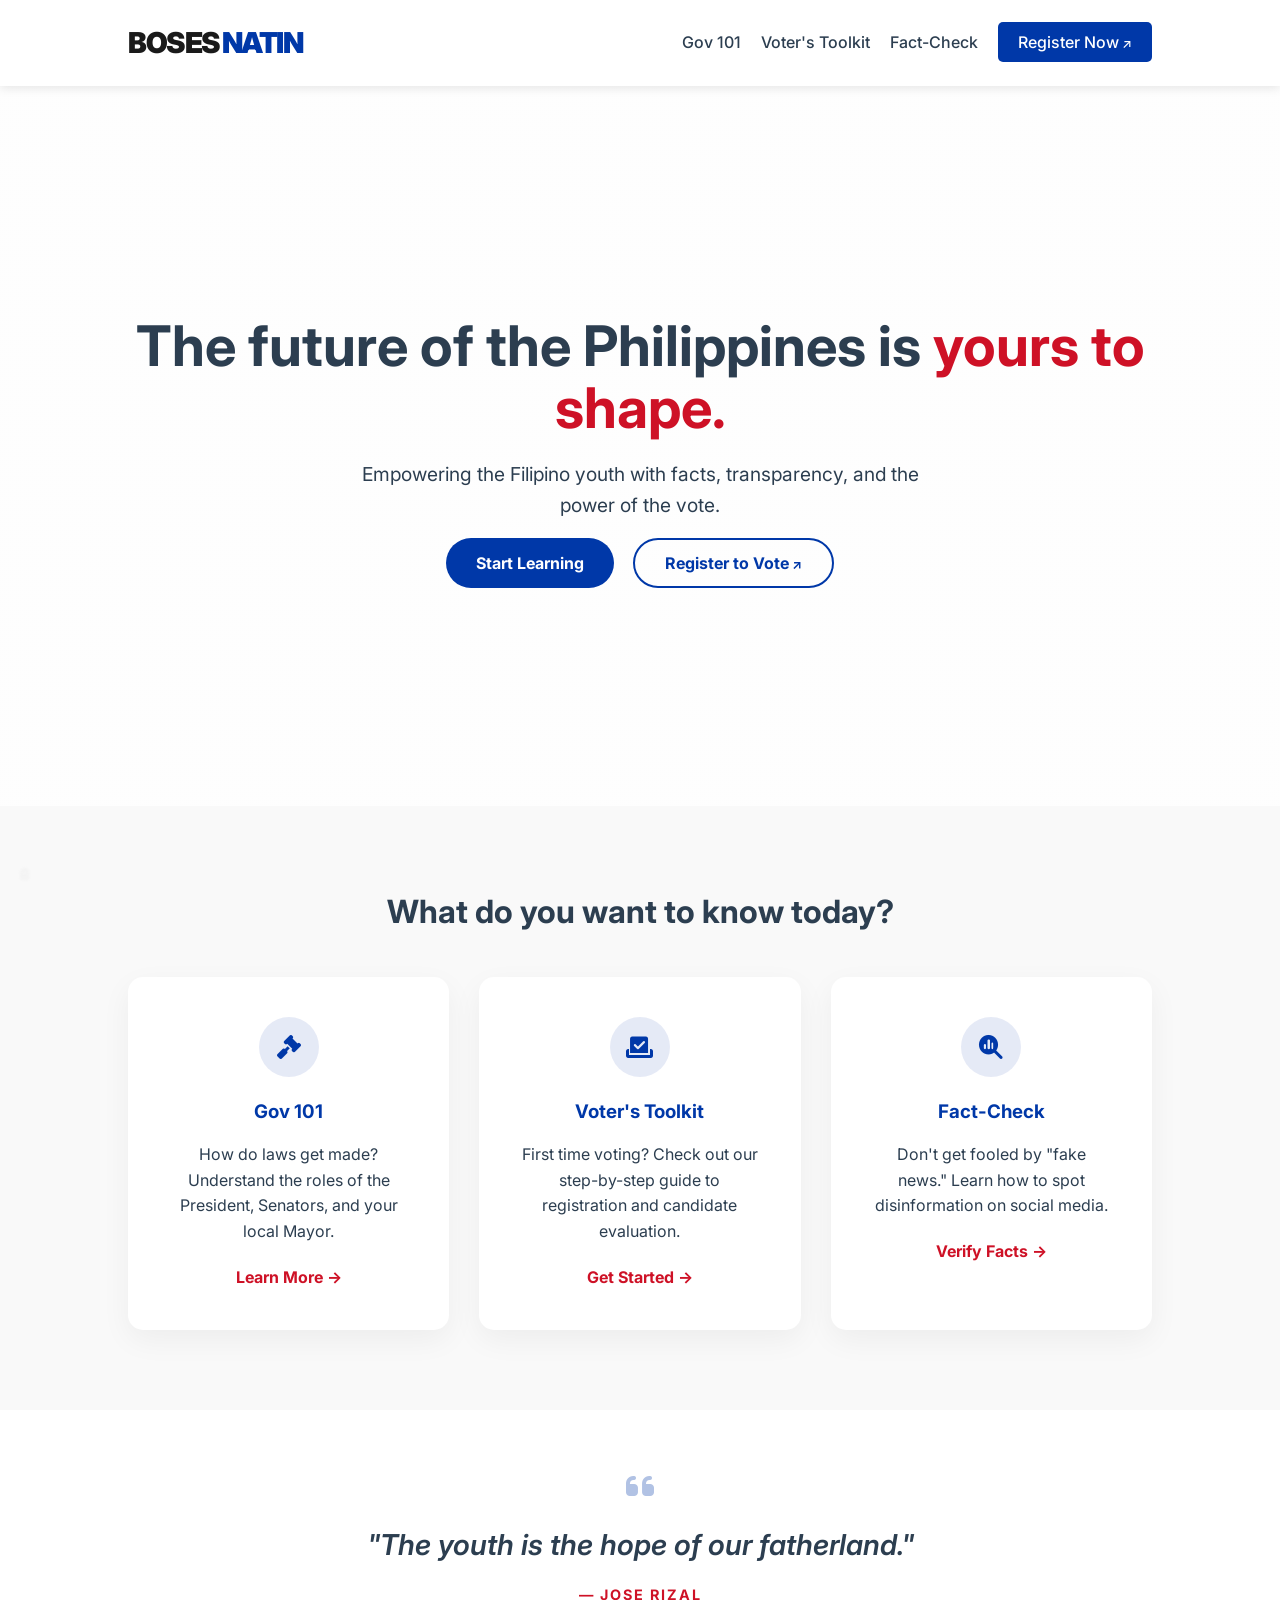
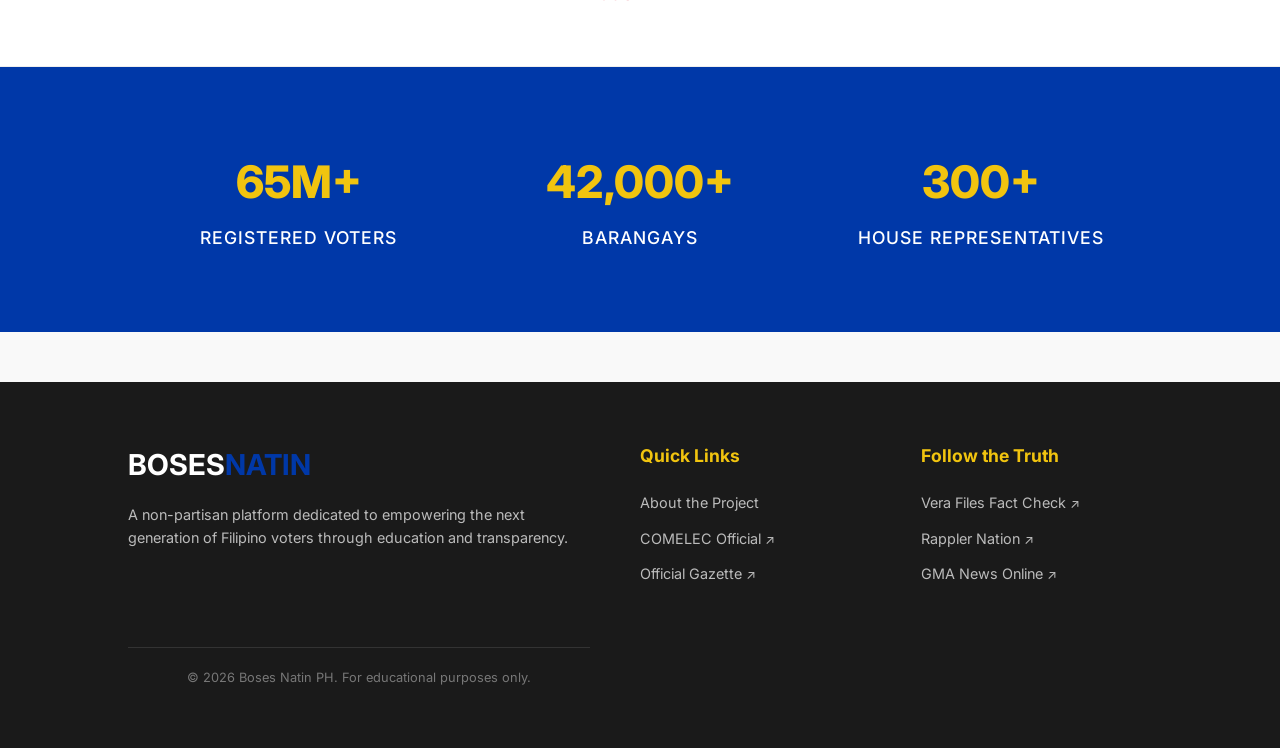
<file: index.html>
<!DOCTYPE html>
<html lang="en">
<head>
    <meta charset="UTF-8">
    <meta name="viewport" content="width=device-width, initial-scale=1.0">
    <title>Boses Natin | Philippine Political Awareness</title>
    
    <!-- Google Fonts -->
    <link href="https://fonts.googleapis.com/css2?family=Inter:wght@400;600;700&display=swap" rel="stylesheet">
    
    <!-- Font Awesome for Professional Icons -->
    <link rel="stylesheet" href="https://cdnjs.cloudflare.com/ajax/libs/font-awesome/6.4.2/css/all.min.css">
    
    <link rel="stylesheet" href="style.css">
</head>
<body>

    <!-- Navigation -->
    <nav>
        <div class="logo">BOSES<span>NATIN</span></div>
            <div class="menu-toggle" id="mobile-menu">
            <span class="bar"></span>
            <span class="bar"></span>
            <span class="bar"></span>
            </div>
            <ul class="nav-links">
                <li><a href="gov101.html">Gov 101</a></li>
                <li><a href="voters-toolkit.html">Voter's Toolkit</a></li>
                <li><a href="fact-check.html">Fact-Check</a></li>
                <li><a href="https://comelec.gov.ph/?r=VoterRegistration/HowtoRegister" target="_blank" class="btn-primary">Register Now</a></li>
            </ul>
    </nav>

    <!-- Hero Section -->
    <header class="hero">
        <div class="hero-content">
            <h1>The future of the Philippines is <span class="highlight">yours to shape.</span></h1>
            <p>Empowering the Filipino youth with facts, transparency, and the power of the vote.</p>
            <div class="hero-btns">
                <a href="gov101.html" class="btn-main">Start Learning</a>
                <a href="https://comelec.gov.ph/?r=VoterRegistration/HowtoRegister" target="_blank" class="btn-sub">Register to Vote</a>
            </div>
        </div>
    </header>

<!-- Awareness Cards Section -->
    <section id="learn" class="features">
        <h2>What do you want to know today?</h2>
        <div class="card-container">
            
            <!-- GOV 101 CARD -->
            <div class="card">
                <div class="icon-wrapper">
                    <i class="fa-solid fa-gavel"></i>
                </div>
                <h3>Gov 101</h3>
                <p>How do laws get made? Understand the roles of the President, Senators, and your local Mayor.</p>
                <a href="gov101.html">Learn More &rarr;</a>
            </div>

            <!-- VOTER'S TOOLKIT CARD -->
            <div class="card">
                <div class="icon-wrapper">
                    <i class="fa-solid fa-check-to-slot"></i>
                </div>
                <h3>Voter's Toolkit</h3>
                <p>First time voting? Check out our step-by-step guide to registration and candidate evaluation.</p>
                <a href="voters-guide.html">Get Started &rarr;</a>
            </div>

            <!-- FACT-CHECK CARD -->
            <div class="card">
                <div class="icon-wrapper">
                    <i class="fa-solid fa-magnifying-glass-chart"></i>
                </div>
                <h3>Fact-Check</h3>
                <p>Don't get fooled by "fake news." Learn how to spot disinformation on social media.</p>
                <a href="fact-check.html">Verify Facts &rarr;</a>
            </div>

        </div>
    </section>
    <!-- ... (Existing Hero Section) ... -->

<!-- Rotating Quote Section -->
<section class="quote-section">
    <div class="quote-container">
        <i class="fa-solid fa-quote-left"></i>
        <p id="quote-text">"The youth is the hope of our fatherland."</p>
        <span id="quote-author">— Jose Rizal</span>
    </div>
</section>

<!-- ... (Existing Awareness Cards Section) ... -->

<section class="stats-bar">
    <div class="stat-item">
        <h4 class="stat-number">65M+</h4>
        <p>Registered Voters</p>
    </div>
    <div class="stat-item">
        <h4 class="stat-number">42,000+</h4>
        <p>Barangays</p>
    </div>
    <div class="stat-item">
        <h4 class="stat-number">300+</h4>
        <p>House Representatives</p>
    </div>
</section>

<!-- Footer -->
<footer class="main-footer">
    <div class="footer-content">
        <div class="footer-info">
            <h3>BOSES<span>NATIN</span></h3>
            <p>A non-partisan platform dedicated to empowering the next generation of Filipino voters through education and transparency.</p>
        </div>
        <div class="footer-links">
            <h4>Quick Links</h4>
            <ul>
                <li><a href="about.html">About the Project</a></li>
                <li><a href="https://comelec.gov.ph" target="_blank">COMELEC Official</a></li>
                <li><a href="https://www.officialgazette.gov.ph" target="_blank">Official Gazette</a></li>
            </ul>
        </div>
    <div class="footer-socials">
    <h4>Follow the Truth</h4>
    <div class="footer-resources">
        <ul>
            <li><a href="https://www.verafiles.org" target="_blank">Vera Files Fact Check</a></li>
            <li><a href="https://www.rappler.com/nation" target="_blank">Rappler Nation</a></li>
            <li><a href="https://www.gmanetwork.com/news/" target="_blank">GMA News Online</a></li>
        </ul>
    </div>
    </div>
    <div class="footer-bottom">
        <p>&copy; 2026 Boses Natin PH. For educational purposes only.</p>
    </div>
    </footer>

            <div id="game-trigger" class="secret-game-icon">
                <i class="fa-solid fa-ghost"></i>
                <span class="unlock-text">Level 0</span>
            </div>

            <script src="script.js"></script>
</body>
</html>

</body>
</html>
</file>
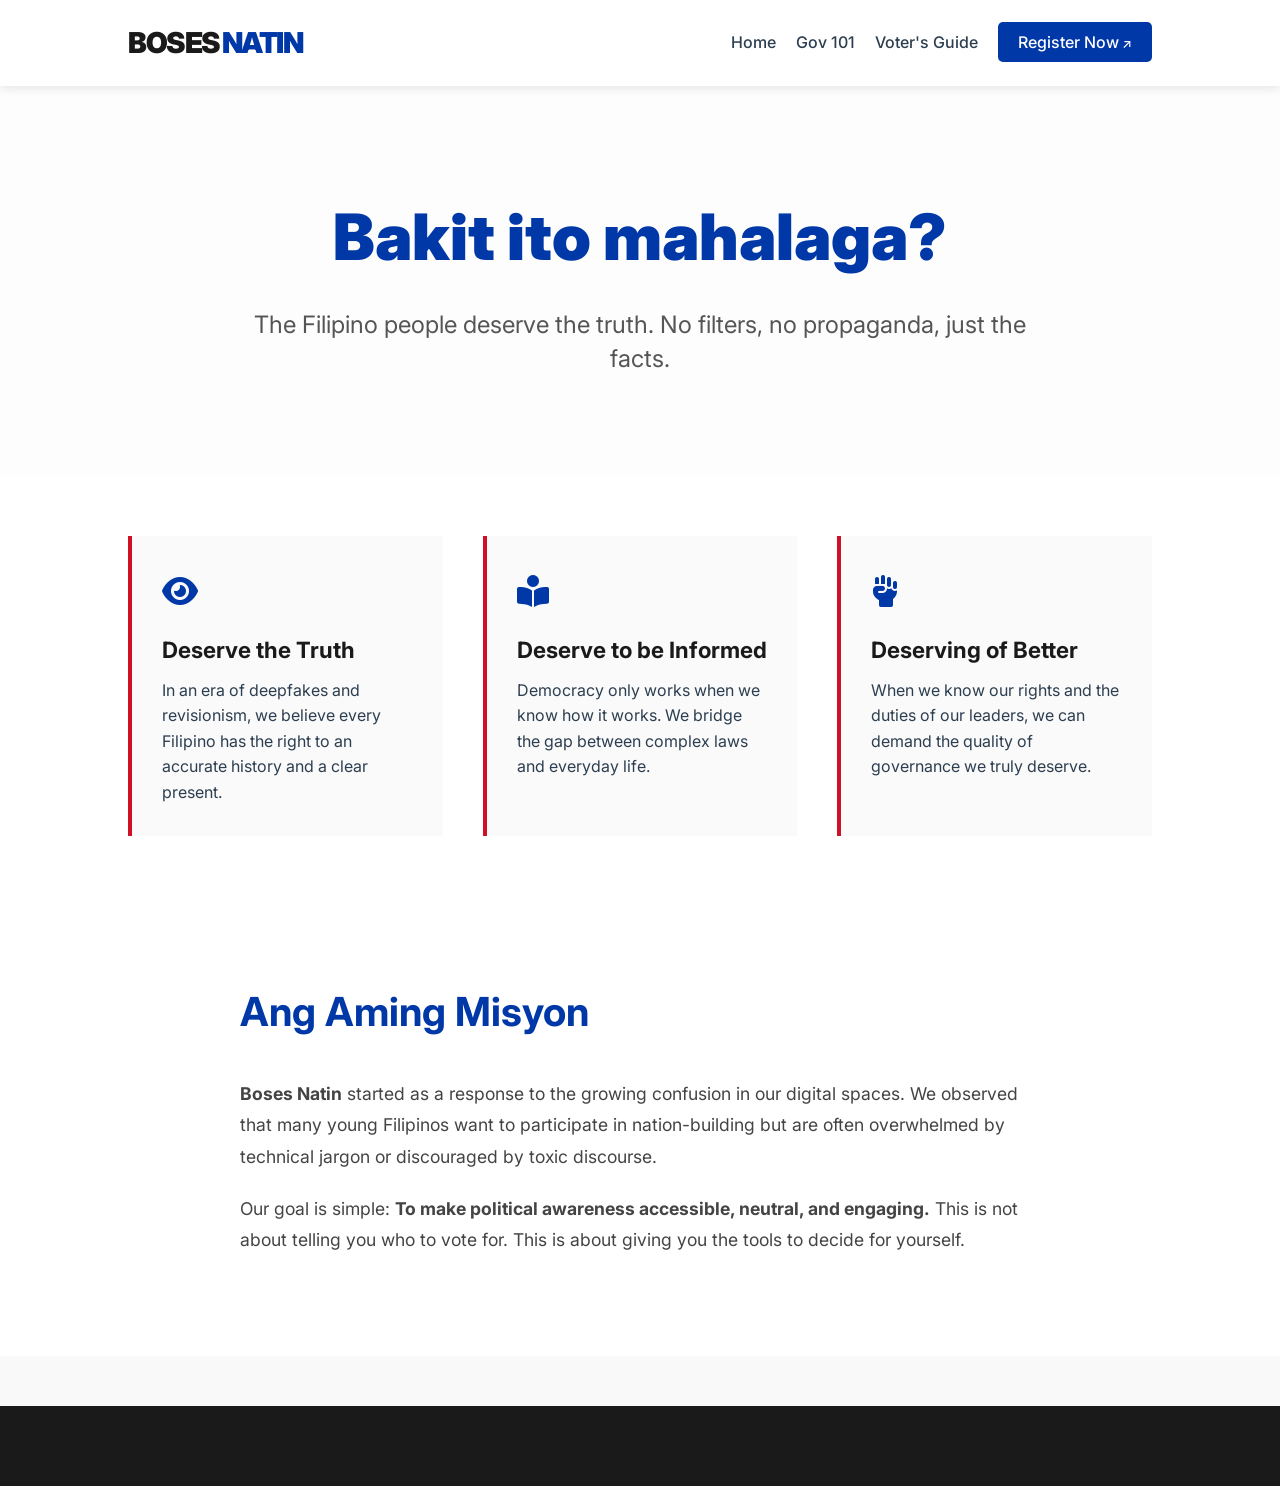
<file: about.html>
<!DOCTYPE html>
<html lang="en">
<head>
    <meta charset="UTF-8">
    <meta name="viewport" content="width=device-width, initial-scale=1.0">
    <title>About the Project | Boses Natin</title>
    <link href="https://fonts.googleapis.com/css2?family=Inter:wght@400;700;900&display=swap" rel="stylesheet">
    <link rel="stylesheet" href="https://cdnjs.cloudflare.com/ajax/libs/font-awesome/6.4.2/css/all.min.css">
    <link rel="stylesheet" href="style.css">
</head>
<body>

    <!-- Navigation (Same as index.html) -->
    <nav>
        <div class="logo">BOSES<span>NATIN</span></div>
        <ul class="nav-links">
            <li><a href="index.html">Home</a></li>
            <li><a href="gov101.html">Gov 101</a></li>
            <li><a href="voters-guide.html">Voter's Guide</a></li>
            <li><a href="https://comelec.gov.ph/?r=VoterRegistration/HowtoRegister" target="_blank" class="btn-primary">Register Now</a></li>
        </ul>
    </nav>

    <!-- About Hero Section -->
    <header class="about-hero">
        <h1>Bakit ito mahalaga?</h1>
        <p class="manifesto-lead">The Filipino people deserve the truth. No filters, no propaganda, just the facts.</p>
    </header>

    <!-- The Three Pillars Section -->
    <section class="manifesto-grid">
        <div class="manifesto-item">
            <div class="m-icon"><i class="fa-solid fa-eye"></i></div>
            <h3>Deserve the Truth</h3>
            <p>In an era of deepfakes and revisionism, we believe every Filipino has the right to an accurate history and a clear present.</p>
        </div>
        <div class="manifesto-item">
            <div class="m-icon"><i class="fa-solid fa-book-open-reader"></i></div>
            <h3>Deserve to be Informed</h3>
            <p>Democracy only works when we know how it works. We bridge the gap between complex laws and everyday life.</p>
        </div>
        <div class="manifesto-item">
            <div class="m-icon"><i class="fa-solid fa-hand-fist"></i></div>
            <h3>Deserving of Better</h3>
            <p>When we know our rights and the duties of our leaders, we can demand the quality of governance we truly deserve.</p>
        </div>
    </section>

    <!-- Content Section -->
    <section class="about-content">
        <div class="text-block">
            <h2>Ang Aming Misyon</h2>
            <p><strong>Boses Natin</strong> started as a response to the growing confusion in our digital spaces. We observed that many young Filipinos want to participate in nation-building but are often overwhelmed by technical jargon or discouraged by toxic discourse.</p>
            <p>Our goal is simple: <strong>To make political awareness accessible, neutral, and engaging.</strong> This is not about telling you who to vote for. This is about giving you the tools to decide for yourself.</p>
        </div>
    </section>

    <!-- Footer (Same as index) -->
    <footer class="main-footer">
        <!-- ... (Use the same footer code from your index.html) ... -->
    </footer>

</body>
</html>
</file>
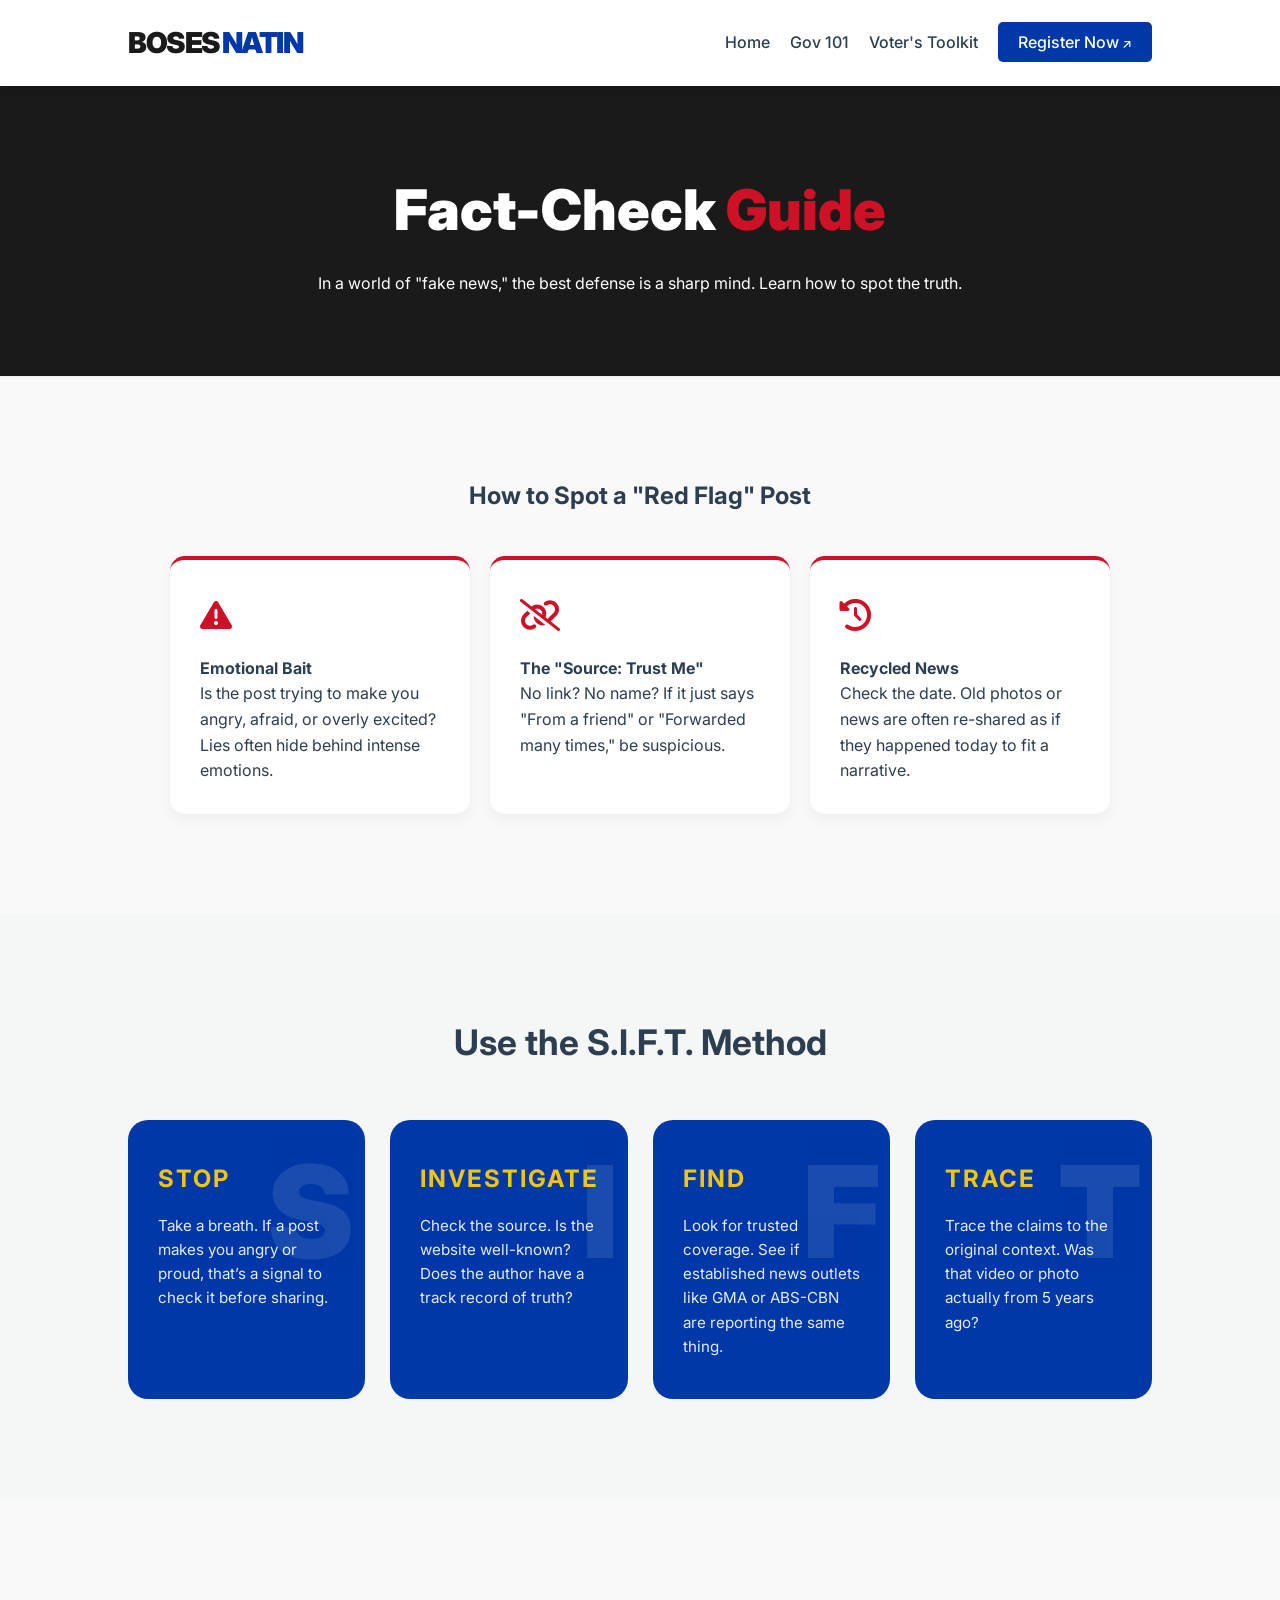
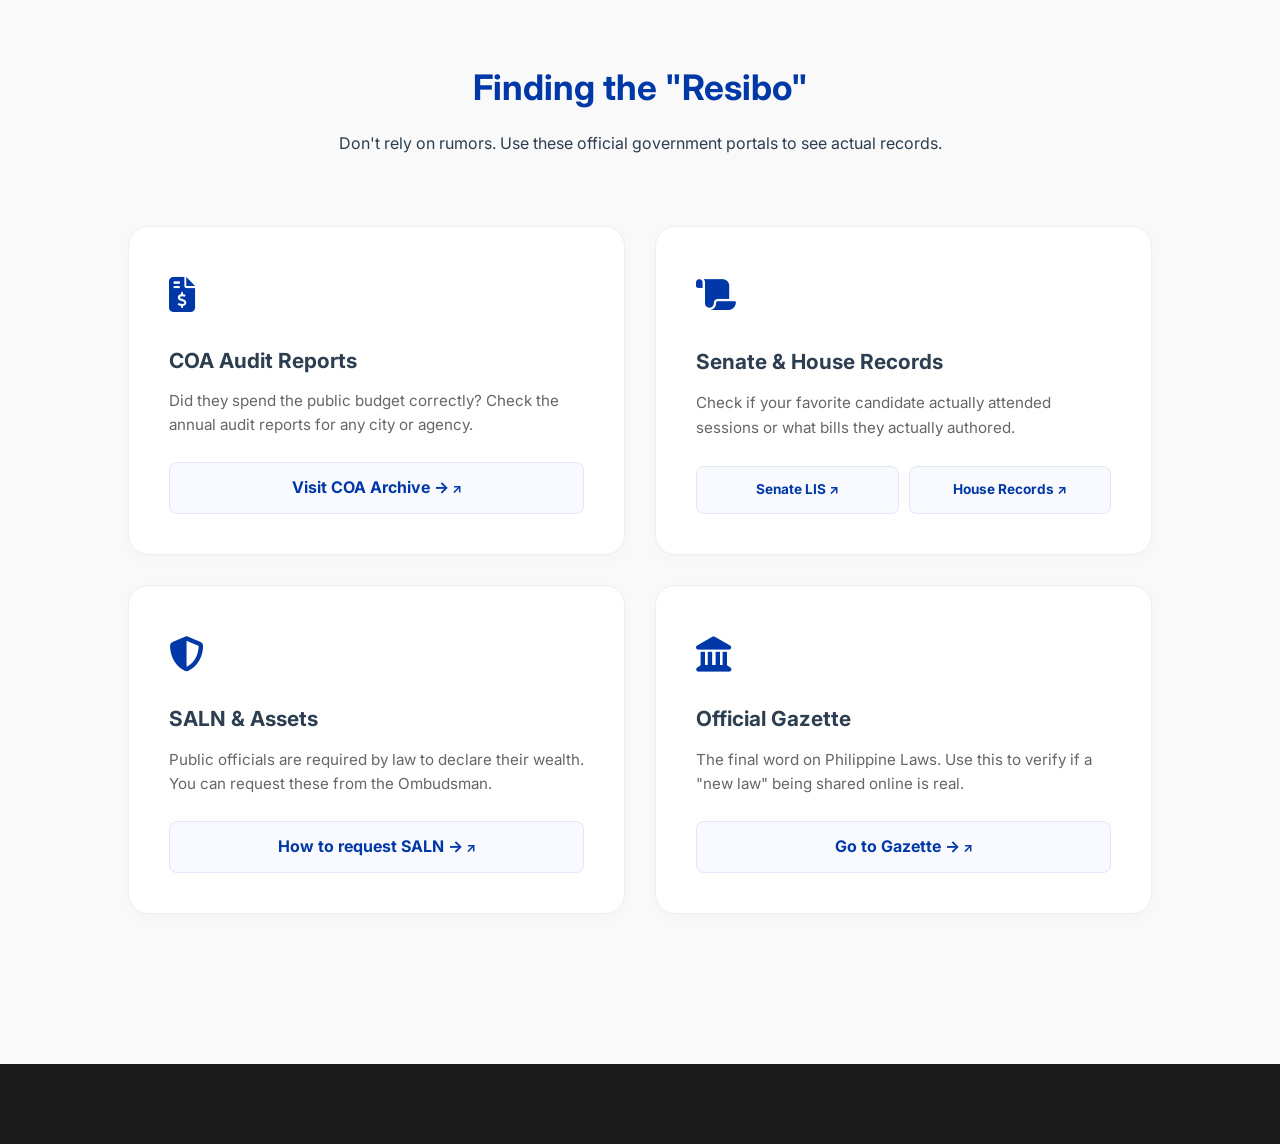
<file: fact-check.html>
<!DOCTYPE html>
<html lang="en">
<head>
    <meta charset="UTF-8">
    <meta name="viewport" content="width=device-width, initial-scale=1.0">
    <title>Fact-Check Guide | Boses Natin</title>
    <link href="https://fonts.googleapis.com/css2?family=Inter:wght@400;600;700;900&display=swap" rel="stylesheet">
    <link rel="stylesheet" href="https://cdnjs.cloudflare.com/ajax/libs/font-awesome/6.4.2/css/all.min.css">
    <link rel="stylesheet" href="style.css">
</head>
<body>

    <!-- Nav (Same as others) -->
    <nav>
        <div class="logo"><a href="index.html" style="text-decoration:none; color:inherit;">BOSES<span>NATIN</span></a></div>
        <ul class="nav-links">
            <li><a href="index.html">Home</a></li>
            <li><a href="gov101.html">Gov 101</a></li>
            <li><a href="voters-toolkit.html">Voter's Toolkit</a></li>
            <li><a href="https://comelec.gov.ph/?r=VoterRegistration/HowtoRegister" target="_blank" class="btn-primary">Register Now</a></li>
        </ul>
    </nav>

    <header class="page-header fc-header">
        <h1>Fact-Check <span class="highlight">Guide</span></h1>
        <p>In a world of "fake news," the best defense is a sharp mind. Learn how to spot the truth.</p>
    </header>

    <!-- SECTION 1: THE RED FLAGS -->
    <section class="toolkit-section">
        <div class="container">
            <h2 style="text-align:center; margin-bottom:40px;">How to Spot a "Red Flag" Post</h2>
            <div class="red-flag-container">
                <div class="flag-item">
                    <div class="flag-icon"><i class="fa-solid fa-triangle-exclamation"></i></div>
                    <h4>Emotional Bait</h4>
                    <p>Is the post trying to make you angry, afraid, or overly excited? Lies often hide behind intense emotions.</p>
                </div>
                <div class="flag-item">
                    <div class="flag-icon"><i class="fa-solid fa-link-slash"></i></div>
                    <h4>The "Source: Trust Me"</h4>
                    <p>No link? No name? If it just says "From a friend" or "Forwarded many times," be suspicious.</p>
                </div>
                <div class="flag-item">
                    <div class="flag-icon"><i class="fa-solid fa-clock-rotate-left"></i></div>
                    <h4>Recycled News</h4>
                    <p>Check the date. Old photos or news are often re-shared as if they happened today to fit a narrative.</p>
                </div>
            </div>
        </div>
    </section>

        <!-- SECTION 2: THE S.I.F.T METHOD (FIXED) -->
        <section class="toolkit-section alt-bg">
            <div class="container">
                <h2 class="section-title-center">Use the S.I.F.T. Method</h2>
                <div class="sift-grid">
                    <div class="sift-card">
                        <div class="sift-letter">S</div>
                        <h4>STOP</h4>
                        <p>Take a breath. If a post makes you angry or proud, that’s a signal to check it before sharing.</p>
                    </div>
                    <div class="sift-card">
                        <div class="sift-letter">I</div>
                        <h4>INVESTIGATE</h4>
                        <p>Check the source. Is the website well-known? Does the author have a track record of truth?</p>
                    </div>
                    <div class="sift-card">
                        <div class="sift-letter">F</div>
                        <h4>FIND</h4>
                        <p>Look for trusted coverage. See if established news outlets like GMA or ABS-CBN are reporting the same thing.</p>
                    </div>
                    <div class="sift-card">
                        <div class="sift-letter">T</div>
                        <h4>TRACE</h4>
                        <p>Trace the claims to the original context. Was that video or photo actually from 5 years ago?</p>
                    </div>
                </div>
            </div>
        </section>

        <!-- SECTION 3: THE RECEIPT HUB (FIXED) -->
        <section class="toolkit-section">
            <div class="container">
                <div class="section-title">
                    <h2>Finding the "Resibo"</h2>
                    <p>Don't rely on rumors. Use these official government portals to see actual records.</p>
                </div>

                <div class="receipt-grid">
                    <!-- COA Receipt -->
                    <div class="receipt-card">
                        <div class="r-icon"><i class="fa-solid fa-file-invoice-dollar"></i></div>
                        <h4>COA Audit Reports</h4>
                        <p>Did they spend the public budget correctly? Check the annual audit reports for any city or agency.</p>
                        <a href="https://www.coa.gov.ph/reports/annual-audit-reports/" target="_blank" class="r-btn-full">Visit COA Archive &rarr;</a>
                    </div>

                    <!-- Legislative Record -->
                    <div class="receipt-card">
                        <div class="r-icon"><i class="fa-solid fa-scroll"></i></div>
                        <h4>Senate & House Records</h4>
                        <p>Check if your favorite candidate actually attended sessions or what bills they actually authored.</p>
                        <div class="r-btn-split">
                            <a href="https://legacy.senate.gov.ph/lis/default.aspx" target="_blank">Senate LIS</a>
                            <a href="https://www.congress.gov.ph/legisdata/" target="_blank">House Records</a>
                        </div>
                    </div>

                    <!-- SALN & Transparency -->
                    <div class="receipt-card">
                        <div class="r-icon"><i class="fa-solid fa-shield-halved"></i></div>
                        <h4>SALN & Assets</h4>
                        <p>Public officials are required by law to declare their wealth. You can request these from the Ombudsman.</p>
                        <a href="https://www.ombudsman.gov.ph/portfolio/requesting-for-saln/" target="_blank" class="r-btn-full">How to request SALN &rarr;</a>
                    </div>

                    <!-- Official Gazette -->
                    <div class="receipt-card">
                        <div class="r-icon"><i class="fa-solid fa-landmark"></i></div>
                        <h4>Official Gazette</h4>
                        <p>The final word on Philippine Laws. Use this to verify if a "new law" being shared online is real.</p>
                        <a href="https://www.officialgazette.gov.ph/" target="_blank" class="r-btn-full">Go to Gazette &rarr;</a>
                    </div>
                </div>
            </div>
        </section>

    <!-- Footer (Same as index) -->
    <footer class="main-footer"></footer>

</body>
</html>
</file>
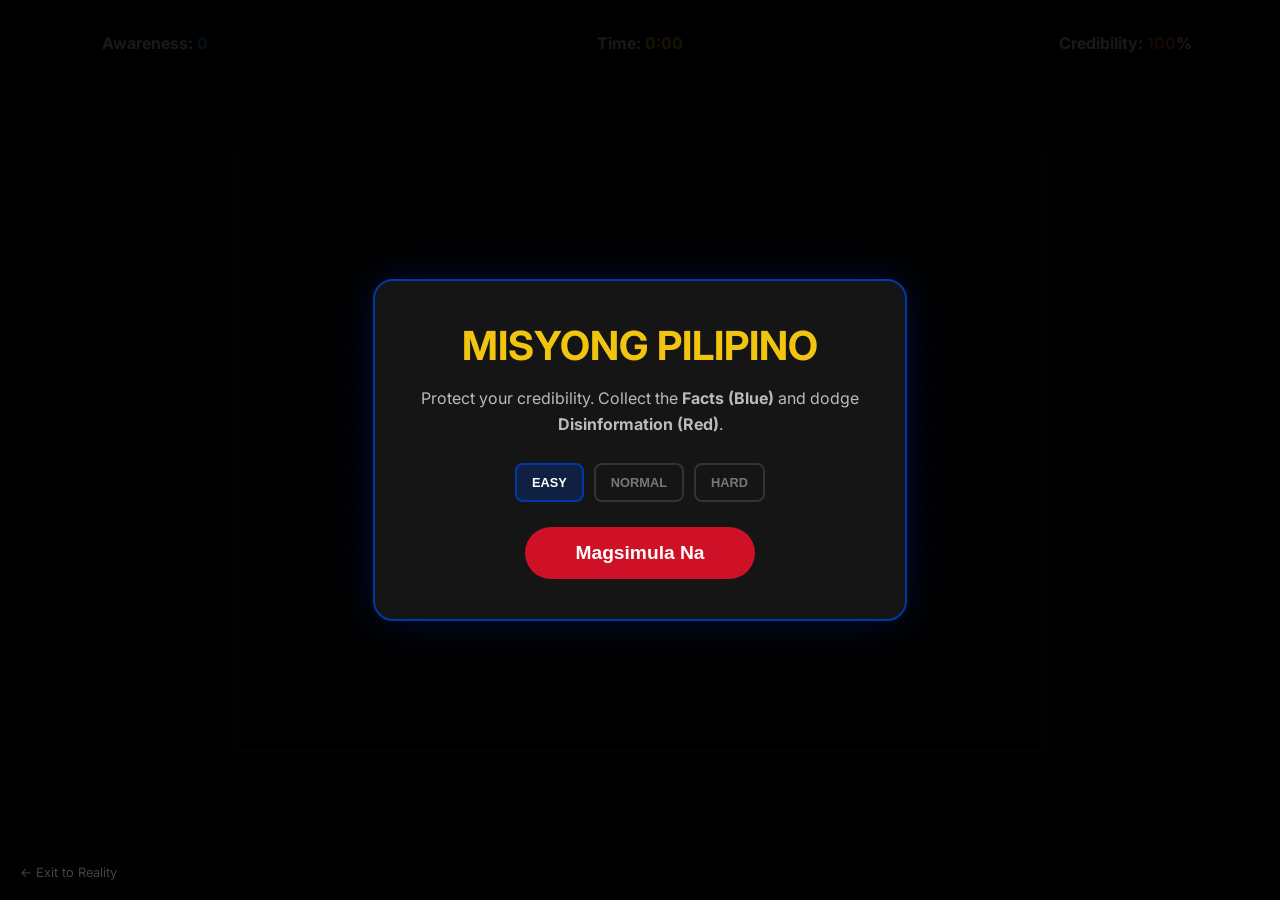
<file: game.html>
<!DOCTYPE html>
<html lang="en">
<head>
    <meta charset="UTF-8">
    <meta name="viewport" content="width=device-width, initial-scale=1.0">
    <title>Misyong Pilipino | The Game</title>
    <link href="https://fonts.googleapis.com/css2?family=Inter:wght@400;900&display=swap" rel="stylesheet">
    <link rel="stylesheet" href="https://cdnjs.cloudflare.com/ajax/libs/font-awesome/6.4.2/css/all.min.css">
    <style>
        body {
            margin: 0;
            padding: 0;
            background-color: #0a0a0a;
            color: white;
            font-family: 'Inter', sans-serif;
            overflow: hidden;
            display: flex;
            align-items: center;
            justify-content: center;
            height: 100vh;
        }

        /* STATS HUD */
        #game-ui {
            position: absolute;
            top: 20px;
            width: 90%;
            display: flex;
            justify-content: space-between;
            align-items: center;
            pointer-events: none;
            z-index: 10; /* Lower than overlay */
            transition: opacity 0.5s;
        }

        .stat-box {
            background: rgba(0, 0, 0, 0.7);
            padding: 12px 20px;
            border-radius: 8px;
            border: 1px solid rgba(255, 255, 255, 0.1);
            backdrop-filter: blur(10px);
            font-weight: bold;
            min-width: 140px;
            text-align: center;
        }

        #score { color: #3498db; }
        #timer { color: #f1c40f; }
        #lives { color: #e74c3c; }

        /* THE OVERLAY (MENU) */
        #game-overlay {
            position: fixed;
            top: 0;
            left: 0;
            width: 100vw;
            height: 100vh;
            background: rgba(0, 0, 0, 0.9);
            display: flex;
            align-items: center;
            justify-content: center;
            z-index: 9999; /* TOP LAYER */
        }

        #overlay-content {
            text-align: center;
            max-width: 450px;
            padding: 40px;
            background: #151515;
            border: 2px solid #0038A8;
            border-radius: 20px;
            box-shadow: 0 0 40px rgba(0, 56, 168, 0.3);
        }

        #overlay-title {
            color: #f1c40f;
            font-size: 2.5rem;
            margin-top: 0;
            margin-bottom: 15px;
        }

        #overlay-text {
            color: #bbb;
            line-height: 1.6;
            margin-bottom: 25px;
        }

        /* DIFFICULTY BUTTONS */
        .difficulty-selector {
            display: flex;
            justify-content: center;
            gap: 10px;
            margin-bottom: 25px;
        }

        .diff-btn {
            background: transparent;
            color: #777;
            border: 2px solid #333;
            padding: 10px 15px;
            border-radius: 8px;
            cursor: pointer;
            font-weight: bold;
            font-size: 0.8rem;
            transition: 0.3s;
        }

        .diff-btn.active {
            border-color: #0038A8;
            color: white;
            background: rgba(0, 56, 168, 0.3);
        }

        .diff-btn[data-level="hard"].active {
            border-color: #CE1126;
            background: rgba(206, 17, 38, 0.3);
        }

        #start-btn {
            background: #CE1126;
            color: white;
            border: none;
            padding: 15px 50px;
            font-size: 1.2rem;
            font-weight: bold;
            border-radius: 50px;
            cursor: pointer;
            transition: 0.3s;
        }

        #start-btn:hover {
            transform: scale(1.05);
            background: #e6122b;
            box-shadow: 0 0 20px rgba(206, 17, 38, 0.4);
        }

        canvas {
            background-color: #050505;
            border: 2px solid #222;
        }

        .back-home {
            position: absolute;
            bottom: 20px;
            left: 20px;
            color: #444;
            text-decoration: none;
            font-size: 0.8rem;
            z-index: 10000;
        }
        .back-home:hover { color: #fff; }
    </style>
</head>
<body>

    <!-- HUD -->
    <div id="game-ui">
        <div class="stat-box">Awareness: <span id="score">0</span></div>
        <div class="stat-box">Time: <span id="timer">0:00</span></div>
        <div class="stat-box">Credibility: <span id="lives">100</span>%</div>
    </div>

    <!-- START/END MENU -->
    <div id="game-overlay">
        <div id="overlay-content">
            <h1 id="overlay-title">MISYONG PILIPINO</h1>
            <p id="overlay-text">Protect your credibility. Collect the <strong>Facts (Blue)</strong> and dodge <strong>Disinformation (Red)</strong>.</p>
            
            <div class="difficulty-selector">
                <button class="diff-btn active" data-level="easy">EASY</button>
                <button class="diff-btn" data-level="normal">NORMAL</button>
                <button class="diff-btn" data-level="hard">HARD</button>
            </div>

            <button id="start-btn">Magsimula Na</button>
        </div>
    </div>

    <canvas id="gameCanvas"></canvas>

    <a href="index.html" class="back-home">&larr; Exit to Reality</a>

    <script src="game.js"></script>
</body>
</html>
</file>
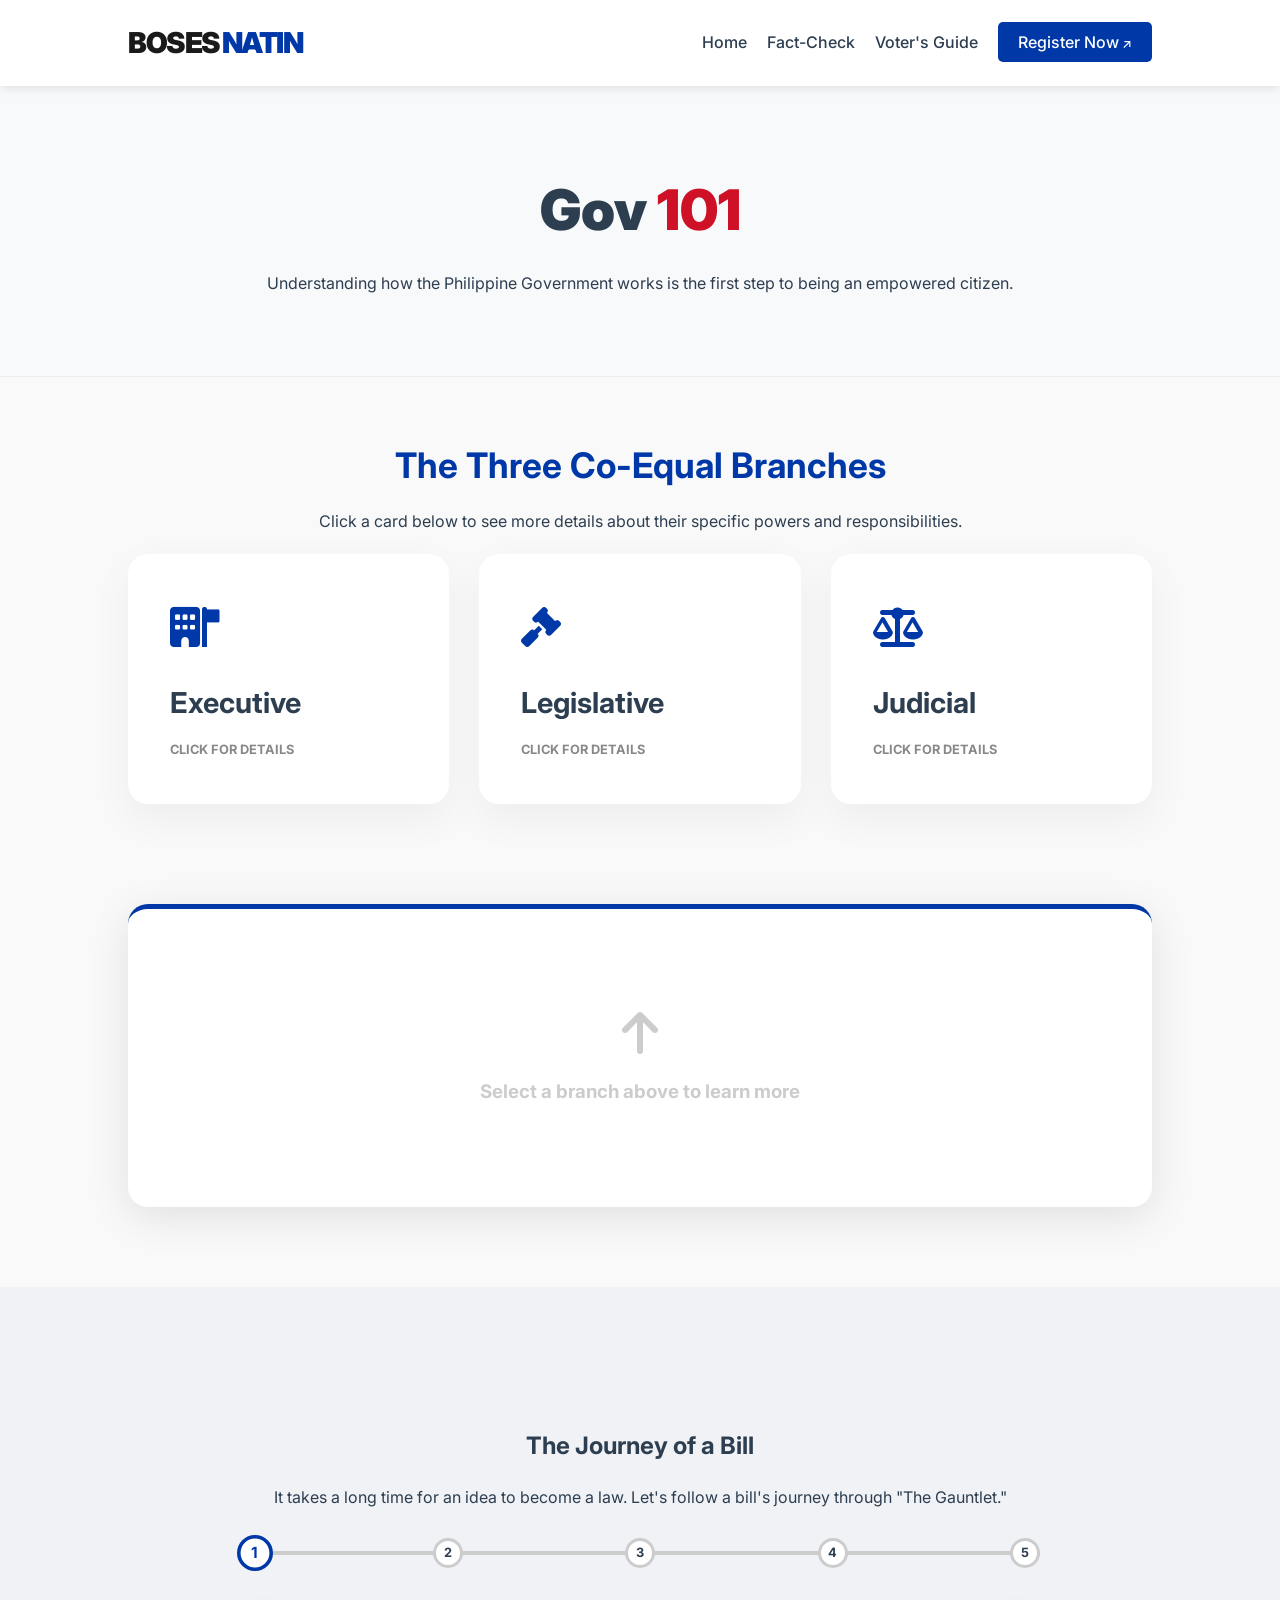
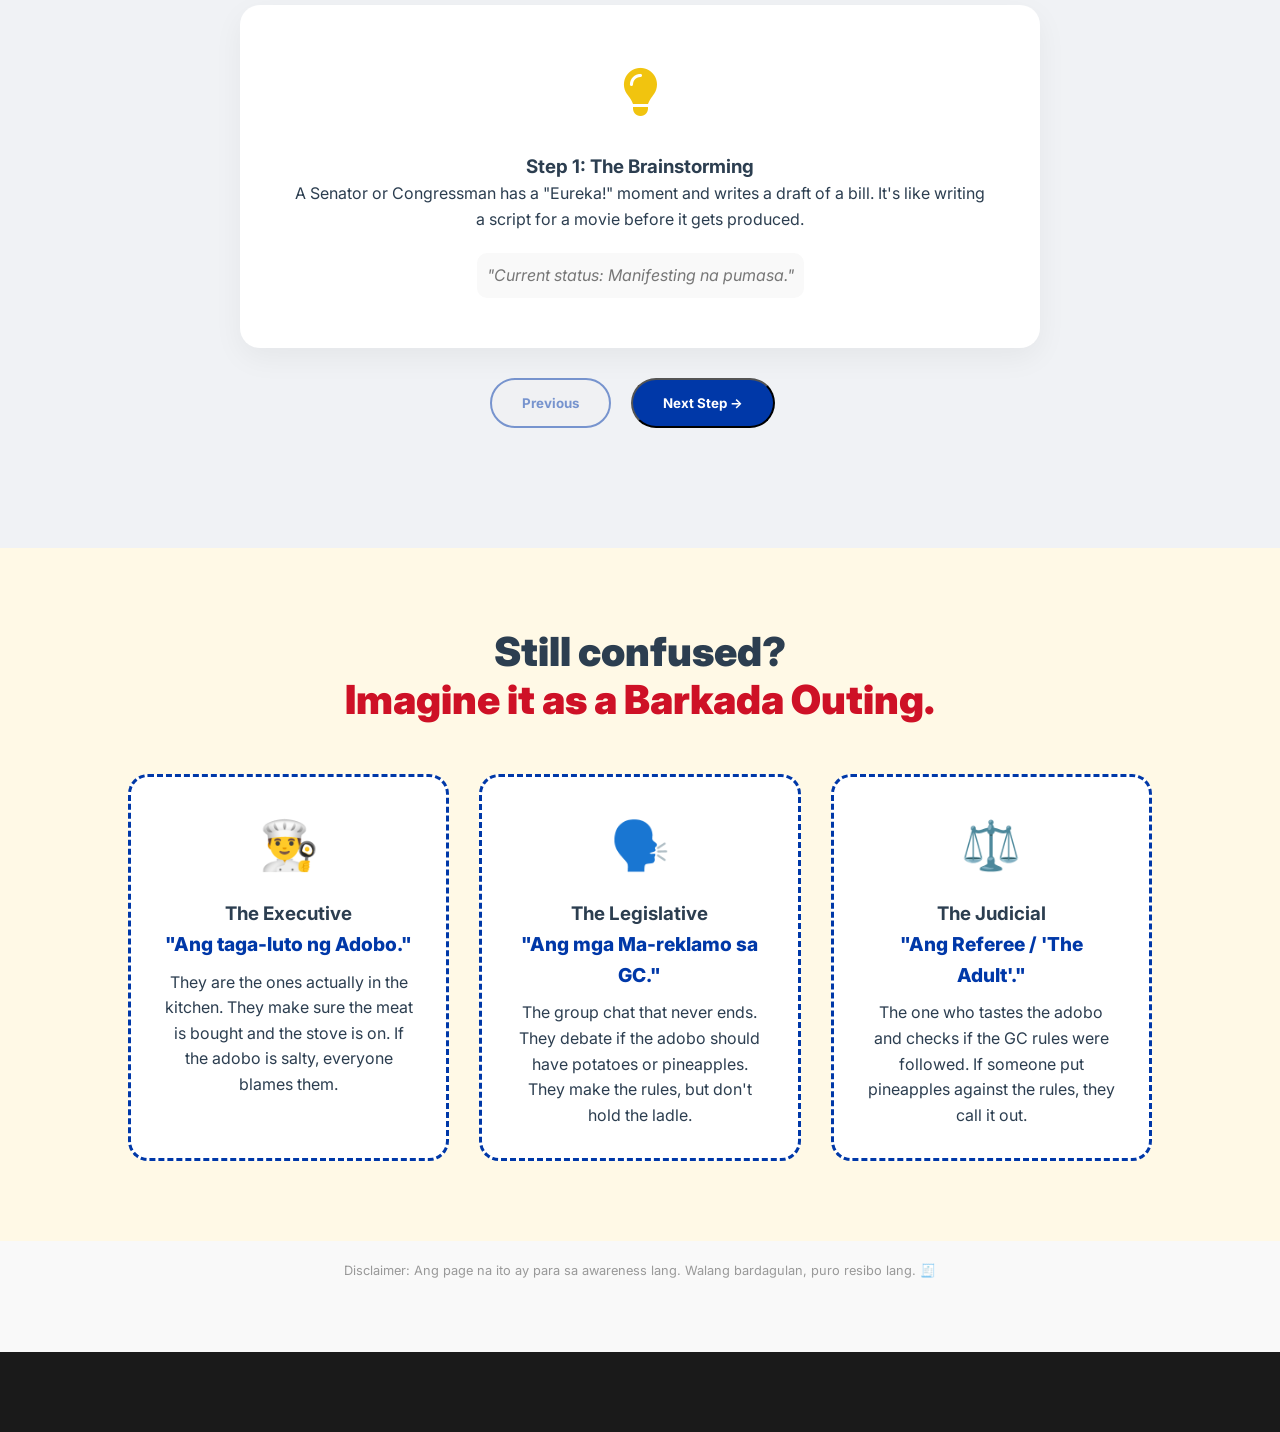
<file: gov101.html>
<!DOCTYPE html>
<html lang="en">
<head>
    <meta charset="UTF-8">
    <meta name="viewport" content="width=device-width, initial-scale=1.0">
    <title>Gov 101 | Philippine Government Explained</title>
    
    <!-- Fonts & Icons -->
    <link href="https://fonts.googleapis.com/css2?family=Inter:wght@400;600;700;900&display=swap" rel="stylesheet">
    <link rel="stylesheet" href="https://cdnjs.cloudflare.com/ajax/libs/font-awesome/6.4.2/css/all.min.css">
    
    <link rel="stylesheet" href="style.css">
</head>
<body>

    <!-- Navigation (Same as Home) -->
    <nav>
        <div class="logo"><a href="index.html" style="text-decoration:none; color:inherit;">BOSES<span>NATIN</span></a></div>
        <ul class="nav-links">
            <li><a href="index.html">Home</a></li>
            <li><a href="fact-check.html">Fact-Check</a></li>
            <li><a href="voters-guide.html">Voter's Guide</a></li>
            <li><a href="https://comelec.gov.ph/?r=VoterRegistration/HowtoRegister" target="_blank" class="btn-primary">Register Now</a></li>
        </ul>
    </nav>

    <!-- Page Header -->
    <header class="page-header">
        <div class="container">
            <h1>Gov <span class="highlight">101</span></h1>
            <p>Understanding how the Philippine Government works is the first step to being an empowered citizen.</p>
        </div>
    </header>

<!-- The Three Branches Grid -->
<section class="branches-overview">
    <div class="section-title">
        <h2>The Three Co-Equal Branches</h2>
        <p>Click a card below to see more details about their specific powers and responsibilities.</p>
    </div>

    <div class="branch-grid">
        <!-- Add 'clickable-card' class and 'data-branch' attribute -->
        <div class="branch-card clickable-card" data-branch="executive">
            <div class="branch-icon"><i class="fa-solid fa-building-flag"></i></div>
            <h3>Executive</h3>
            <span class="tap-hint">Click for details</span>
        </div>

        <div class="branch-card clickable-card" data-branch="legislative">
            <div class="branch-icon"><i class="fa-solid fa-gavel"></i></div>
            <h3>Legislative</h3>
            <span class="tap-hint">Click for details</span>
        </div>

        <div class="branch-card clickable-card" data-branch="judicial">
            <div class="branch-icon"><i class="fa-solid fa-scale-balanced"></i></div>
            <h3>Judicial</h3>
            <span class="tap-hint">Click for details</span>
        </div>
    </div>
</section>

<!-- THE DYNAMIC DETAILS BOX -->
<section class="details-display-area">
    <div id="details-container" class="details-box">
        <div class="placeholder-content">
            <i class="fa-solid fa-arrow-up"></i>
            <h3>Select a branch above to learn more</h3>
        </div>
    </div>
</section>
<Interactive>
<section class="bill-journey-section">
    <div class="container">
        <h2 class="section-title">The Journey of a Bill</h2>
        <p>It takes a long time for an idea to become a law. Let's follow a bill's journey through "The Gauntlet."</p>

        <div class="journey-container">
            <!-- Progress Tracker -->
            <div class="progress-bar">
                <div class="progress-fill" id="progress-fill"></div>
                <div class="step-dots">
                    <div class="dot active" title="Fun Fact: Most bills actually die in Step 2!">1</div>
                    <div class="dot" title="Did you know? Senators can talk for hours to delay a bill.">2</div>
                    <div class="dot" title="They meet in a 'Bicameral Committee'—aka the secret meeting room.">3</div>
                    <div class="dot" title="If the President does nothing for 30 days, it becomes law!">4</div>
                    <div class="dot" title="Check out 'The Official Gazette' to see new laws!">5</div>
                </div>
            </div>

            <!-- Content Display -->
            <div id="journey-content" class="journey-card">
                <div class="journey-icon"><i class="fa-solid fa-lightbulb"></i></div>
                <h3 id="step-title">Step 1: The Brainstorming</h3>
                <p id="step-desc">A Senator or Congressman has a "Eureka!" moment and writes a draft of a bill. It's like writing a script for a movie before it gets produced.</p>
                <div class="humor-bubble" id="step-humor">"Current status: Manifesting na pumasa."</div>
            </div>

            <!-- Controls -->
            <div class="journey-controls">
                <button id="prev-btn" class="btn-sub" disabled>Previous</button>
                <button id="next-btn" class="btn-main">Next Step &rarr;</button>
            </div>
        </div>
    </div>
</section>

    <!-- THE ADOBO SECTION -->
    <section class="humor-section">
        <div class="container">
            <h2 class="humor-title">Still confused? <br><span>Imagine it as a Barkada Outing.</span></h2>
            
            <div class="humor-grid">
                <!-- Executive -->
                <div class="humor-card">
                    <div class="humor-emoji">👨‍🍳</div>
                    <h3>The Executive</h3>
                    <p class="analogy">"Ang taga-luto ng Adobo."</p>
                    <p class="description">They are the ones actually in the kitchen. They make sure the meat is bought and the stove is on. If the adobo is salty, everyone blames them.</p>
                </div>

                <!-- Legislative -->
                <div class="humor-card">
                    <div class="humor-emoji">🗣️</div>
                    <h3>The Legislative</h3>
                    <p class="analogy">"Ang mga Ma-reklamo sa GC."</p>
                    <p class="description">The group chat that never ends. They debate if the adobo should have potatoes or pineapples. They make the rules, but don't hold the ladle.</p>
                </div>

                <!-- Judicial -->
                <div class="humor-card">
                    <div class="humor-emoji">⚖️</div>
                    <h3>The Judicial</h3>
                    <p class="analogy">"Ang Referee / 'The Adult'."</p>
                    <p class="description">The one who tastes the adobo and checks if the GC rules were followed. If someone put pineapples against the rules, they call it out.</p>
                </div>
            </div>
        </div>
    </section>

    <div style="text-align: center; padding: 20px; font-size: 0.8rem; color: #999;">
        <p>Disclaimer: Ang page na ito ay para sa awareness lang. Walang bardagulan, puro resibo lang. 🧾</p>
    </div>

    <!-- Footer (Same as index) -->
    <footer class="main-footer">
        <!-- Re-use your footer code from index.html here -->
    </footer>

    <script src="script.js"></script>
</body>
</html>
</file>
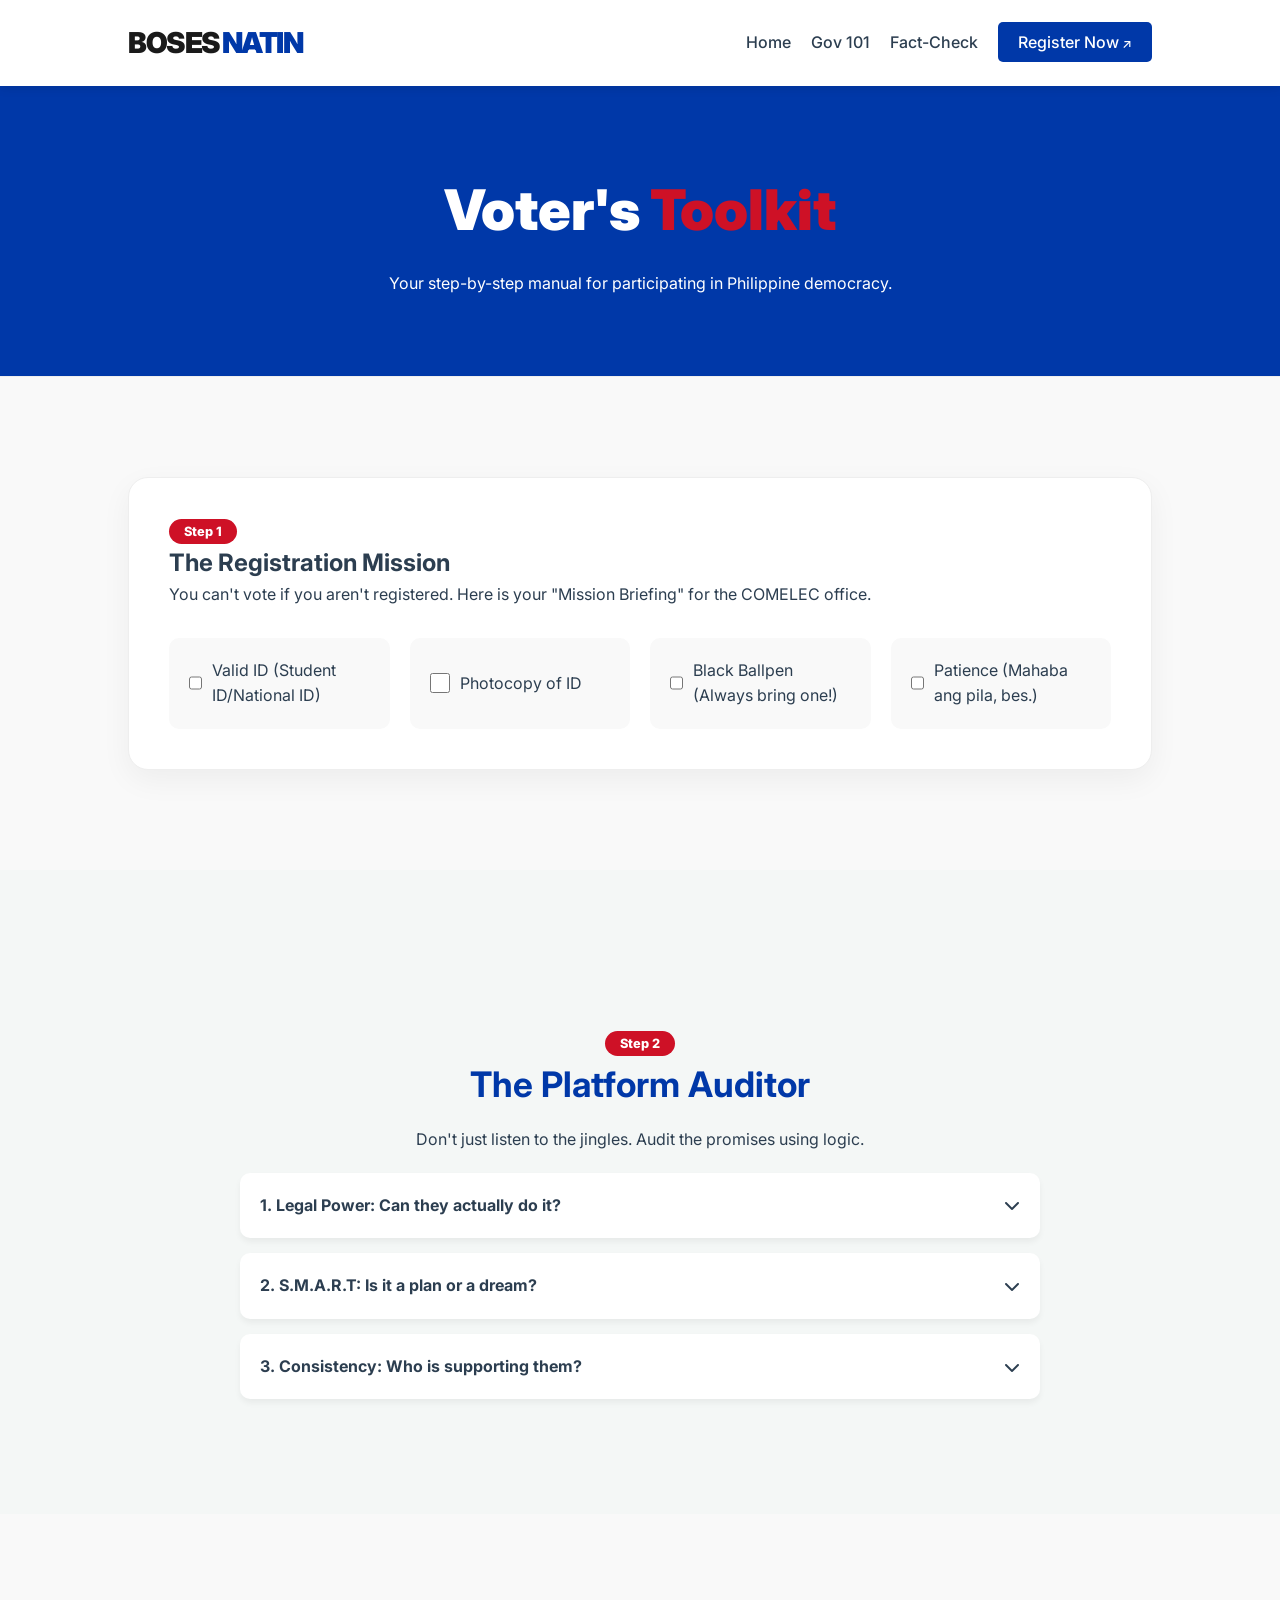
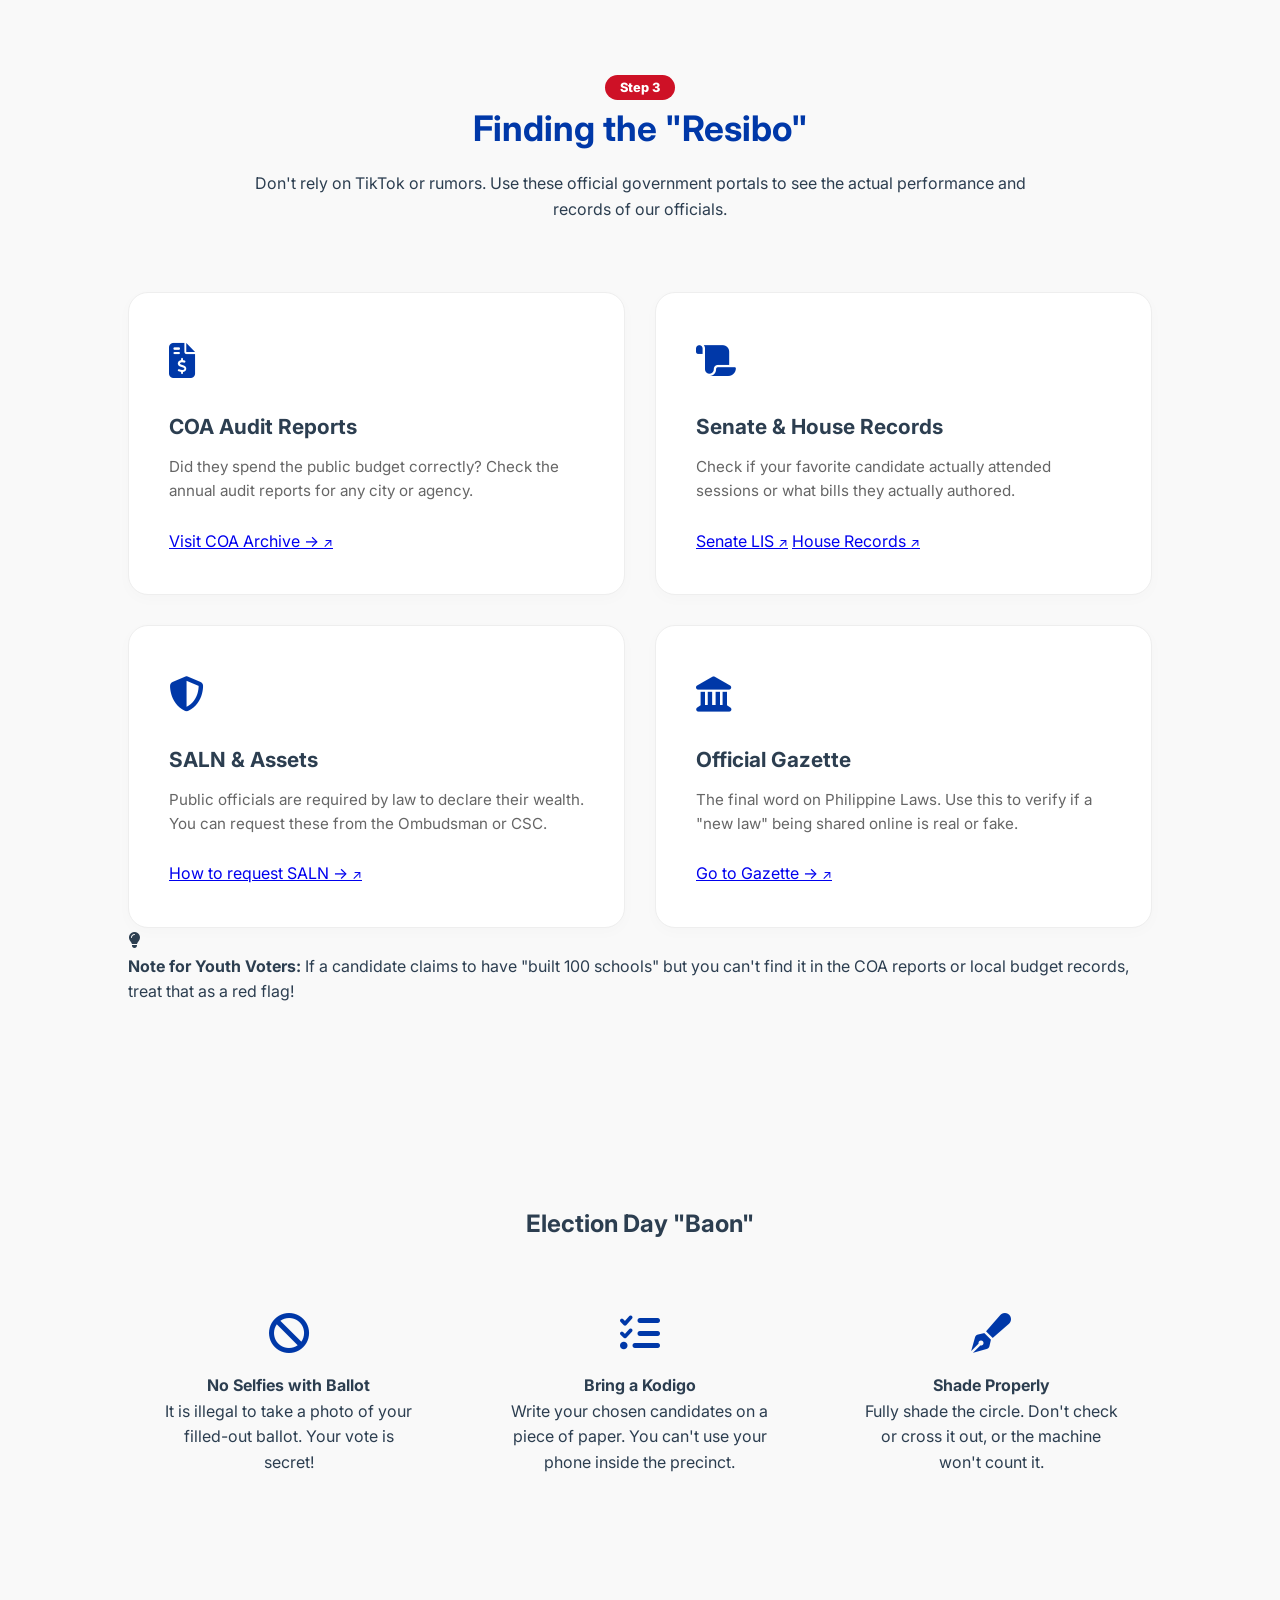
<file: voters-toolkit.html>
<!DOCTYPE html>
<html lang="en">
<head>
    <meta charset="UTF-8">
    <meta name="viewport" content="width=device-width, initial-scale=1.0">
    <title>Voter's Toolkit | Boses Natin</title>
    <link href="https://fonts.googleapis.com/css2?family=Inter:wght@400;600;700;900&display=swap" rel="stylesheet">
    <link rel="stylesheet" href="https://cdnjs.cloudflare.com/ajax/libs/font-awesome/6.4.2/css/all.min.css">
    <link rel="stylesheet" href="style.css">
</head>
<body>

    <!-- Nav (Same as others) -->
    <nav>
        <div class="logo"><a href="index.html" style="text-decoration:none; color:inherit;">BOSES<span>NATIN</span></a></div>
        <ul class="nav-links">
            <li><a href="index.html">Home</a></li>
            <li><a href="gov101.html">Gov 101</a></li>
            <li><a href="fact-check.html">Fact-Check</a></li>
            <li><a href="https://comelec.gov.ph/?r=VoterRegistration/HowtoRegister" target="_blank" class="btn-primary">Register Now</a></li>
        </ul>
    </nav>

    <header class="page-header toolkit-header">
        <h1>Voter's <span class="highlight">Toolkit</span></h1>
        <p>Your step-by-step manual for participating in Philippine democracy.</p>
    </header>

    <!-- SECTION 1: THE REGISTRATION MISSION -->
    <section class="toolkit-section">
        <div class="container">
            <div class="mission-box">
                <span class="step-tag">Step 1</span>
                <h2>The Registration Mission</h2>
                <p>You can't vote if you aren't registered. Here is your "Mission Briefing" for the COMELEC office.</p>
                
                <div class="checklist-grid">
                    <div class="check-card">
                        <input type="checkbox" id="id1">
                        <label for="id1">Valid ID (Student ID/National ID)</label>
                    </div>
                    <div class="check-card">
                        <input type="checkbox" id="id2">
                        <label for="id2">Photocopy of ID</label>
                    </div>
                    <div class="check-card">
                        <input type="checkbox" id="id3">
                        <label for="id3">Black Ballpen (Always bring one!)</label>
                    </div>
                    <div class="check-card">
                        <input type="checkbox" id="id4">
                        <label for="id4">Patience (Mahaba ang pila, bes.)</label>
                    </div>
                </div>
            </div>
        </div>
    </section>

        <!-- SECTION 2: THE PLATFORM AUDITOR -->
        <section class="toolkit-section alt-bg">
            <div class="container">
                <div class="section-title">
                    <span class="step-tag">Step 2</span>
                    <h2>The Platform Auditor</h2>
                    <p>Don't just listen to the jingles. Audit the promises using logic.</p>
                </div>

                <div class="auditor-tool">
                    <!-- Question 1 -->
                    <div class="audit-q" onclick="toggleAudit('a1')">
                        <h4>1. Legal Power: Can they actually do it? <i class="fa-solid fa-chevron-down"></i></h4>
                        <p id="a1" class="audit-answer">Verify if the promise matches their office. A Mayor fixes local roads; a Senator writes national laws. If a local candidate promises to change the national constitution, they are overpromising.</p>
                    </div>
                    <!-- Question 2 -->
                    <div class="audit-q" onclick="toggleAudit('a2')">
                        <h4>2. S.M.A.R.T: Is it a plan or a dream? <i class="fa-solid fa-chevron-down"></i></h4>
                        <p id="a2" class="audit-answer">Is it <strong>Specific</strong>? Instead of "Improve Education," look for "Build 500 libraries." A real plan has numbers and a timeline. No numbers = No accountability.</p>
                    </div>
                    <!-- NEW Question 3 (Replacing the old Receipts) -->
                    <div class="audit-q" onclick="toggleAudit('a3')">
                        <h4>3. Consistency: Who is supporting them? <i class="fa-solid fa-chevron-down"></i></h4>
                        <p id="a3" class="audit-answer">Check if their stand on issues changes depending on who they are talking to. Also, look at their campaign donors—does the candidate represent the people, or just the big businesses that funded their ads?</p>
                    </div>
                </div>
            </div>
        </section>

                <!-- SECTION 3: THE RECEIPT HUB -->
        <section class="toolkit-section">
            <div class="container">
                <div class="section-title">
                    <span class="step-tag">Step 3</span>
                    <h2>Finding the "Resibo"</h2>
                    <p>Don't rely on TikTok or rumors. Use these official government portals to see the actual performance and records of our officials.</p>
                </div>

                <div class="receipt-grid">
                    <!-- COA Receipt -->
                    <div class="receipt-card">
                        <div class="r-icon"><i class="fa-solid fa-file-invoice-dollar"></i></div>
                        <h4>COA Audit Reports</h4>
                        <p>Did they spend the public budget correctly? Check the annual audit reports for any city or agency.</p>
                        <a href="https://www.coa.gov.ph/reports/annual-audit-reports/" target="_blank" class="r-link">Visit COA Archive &rarr;</a>
                    </div>

                    <!-- Legislative Record -->
                    <div class="receipt-card">
                        <div class="r-icon"><i class="fa-solid fa-scroll"></i></div>
                        <h4>Senate & House Records</h4>
                        <p>Check if your favorite candidate actually attended sessions or what bills they actually authored.</p>
                        <div class="r-btns">
                            <a href="https://legacy.senate.gov.ph/lis/default.aspx" target="_blank">Senate LIS</a>
                            <a href="https://www.congress.gov.ph/legisdata/" target="_blank">House Records</a>
                        </div>
                    </div>

                    <!-- SALN & Transparency -->
                    <div class="receipt-card">
                        <div class="r-icon"><i class="fa-solid fa-shield-halved"></i></div>
                        <h4>SALN & Assets</h4>
                        <p>Public officials are required by law to declare their wealth. You can request these from the Ombudsman or CSC.</p>
                        <a href="https://www.ombudsman.gov.ph/request-for-copy-of-salns/" target="_blank" class="r-link">How to request SALN &rarr;</a>
                    </div>

                    <!-- Official Gazette -->
                    <div class="receipt-card">
                        <div class="r-icon"><i class="fa-solid fa-landmark"></i></div>
                        <h4>Official Gazette</h4>
                        <p>The final word on Philippine Laws. Use this to verify if a "new law" being shared online is real or fake.</p>
                        <a href="https://www.officialgazette.gov.ph/" target="_blank" class="r-link">Go to Gazette &rarr;</a>
                    </div>
                </div>

                <div class="pro-tip-box">
                    <i class="fa-solid fa-lightbulb"></i>
                    <p><strong>Note for Youth Voters:</strong> If a candidate claims to have "built 100 schools" but you can't find it in the COA reports or local budget records, treat that as a red flag!</p>
                </div>
            </div>
        </section>

    <!-- SECTION 4: VOTING DAY ETIQUETTE -->
    <section class="toolkit-section">
        <div class="container">
            <h2 style="text-align:center; margin-bottom: 40px;">Election Day "Baon"</h2>
            <div class="baon-grid">
                <div class="baon-item">
                    <i class="fa-solid fa-ban"></i>
                    <h4>No Selfies with Ballot</h4>
                    <p>It is illegal to take a photo of your filled-out ballot. Your vote is secret!</p>
                </div>
                <div class="baon-item">
                    <i class="fa-solid fa-list-check"></i>
                    <h4>Bring a Kodigo</h4>
                    <p>Write your chosen candidates on a piece of paper. You can't use your phone inside the precinct.</p>
                </div>
                <div class="baon-item">
                    <i class="fa-solid fa-pen-fancy"></i>
                    <h4>Shade Properly</h4>
                    <p>Fully shade the circle. Don't check or cross it out, or the machine won't count it.</p>
                </div>
            </div>
        </div>
    </section>

    <!-- Footer -->
    <footer class="main-footer">
        <!-- (Use same footer as homepage) -->
    </footer>

    <script>
        function toggleAudit(id) {
            const el = document.getElementById(id);
            el.style.display = (el.style.display === 'block') ? 'none' : 'block';
        }
    </script>
</body>
</html>
</file>
<file: style.css>
/* General Reset */
* {
    margin: 0;
    padding: 0;
    box-sizing: border-box;
    font-family: 'Inter', sans-serif;
}

:root {
    --primary-blue: #0038A8; /* PH Flag Blue */
    --primary-red: #CE1126;  /* PH Flag Red */
    --sun-yellow: #f1c40f;
    --dark-text: #2c3e50;
    --light-bg: #f9f9f9;
}

body {
    background-color: var(--light-bg);
    color: var(--dark-text);
    line-height: 1.6;
}

/* Navigation */
nav {
    display: flex;
    justify-content: space-between;
    align-items: center;
    padding: 20px 10%;
    background: white;
    box-shadow: 0 2px 10px rgba(0,0,0,0.1);
    position: sticky;
    top: 0;
    z-index: 1000;
}

.logo {
    font-weight: 700;
    font-size: 1.5rem;
    letter-spacing: -1px;
}

.logo span {
    color: var(--primary-blue);
}

.nav-links {
    list-style: none;
    display: flex;
    gap: 20px;
    align-items: center;
}

.nav-links a {
    text-decoration: none;
    color: var(--dark-text);
    font-weight: 500;
    transition: 0.3s;
}

.nav-links a:hover {
    color: var(--primary-blue);
}

.btn-primary {
    background: var(--primary-blue);
    color: white !important;
    padding: 10px 20px;
    border-radius: 5px;
}

/* Hero Section */
.hero {
    height: 80vh;
    display: flex;
    align-items: center;
    justify-content: center;
    text-align: center;
    background: linear-gradient(rgba(255,255,255,0.8), rgba(255,255,255,0.8)), 
                url('https://images.unsplash.com/photo-1518112391114-80946059d48b?auto=format&fit=crop&q=80'); /* Temporary PH background */
    background-size: cover;
    padding: 0 10%;
}

.hero h1 {
    font-size: 3.5rem;
    margin-bottom: 20px;
    line-height: 1.1;
}

.highlight {
    color: var(--primary-red);
}

.hero p {
    font-size: 1.2rem;
    max-width: 600px;
    margin: 0 auto 30px;
}

.btn-main {
    text-decoration: none;
    background: var(--primary-blue);
    color: white;
    padding: 15px 30px;
    border-radius: 30px;
    font-weight: bold;
    margin-right: 15px;
}

.btn-sub {
    text-decoration: none;
    border: 2px solid var(--primary-blue);
    color: var(--primary-blue);
    padding: 13px 30px;
    border-radius: 30px;
    font-weight: bold;
}

/* Features Section */
.features {
    padding: 80px 10%;
    text-align: center;
}

.features h2 {
    margin-bottom: 40px;
    font-size: 2rem;
}

.card-container {
    display: grid;
    grid-template-columns: repeat(auto-fit, minmax(250px, 1fr));
    gap: 30px;
}

.card {
    background: white;
    padding: 40px;
    border-radius: 15px;
    box-shadow: 0 10px 30px rgba(0,0,0,0.05);
    transition: transform 0.3s;
}

.card:hover {
    transform: translateY(-10px);
}

.card h3 {
    margin-bottom: 15px;
    color: var(--primary-blue);
}

.card a {
    display: inline-block;
    margin-top: 20px;
    text-decoration: none;
    color: var(--primary-red);
    font-weight: bold;
}

/* Add this to your existing style.css */

/* Icon Styling */
.icon-wrapper {
    width: 60px;
    height: 60px;
    background: rgba(0, 56, 168, 0.1); /* Light blue background for the icon */
    color: var(--primary-blue);
    display: flex;
    align-items: center;
    justify-content: center;
    border-radius: 50%;
    margin: 0 auto 20px;
    font-size: 1.5rem;
}

/* Make sure links open smoothly */
html {
    scroll-behavior: smooth;
}

/* Sub-button hover effect */
.btn-sub:hover {
    background: var(--primary-blue);
    color: white;
    transition: 0.3s ease;
}

/* Ensure Nav Link for Register looks clean */
.btn-primary:hover {
    background: #002d86;
    transition: 0.3s;
}

/* Targeting external links to show they are external */
a[target="_blank"]::after {
    content: " \2197"; /* Adds a small arrow pointing out */
    font-size: 0.8rem;
}

/* Quote Section */
.quote-section {
    background: #fff;
    padding: 60px 10%;
    text-align: center;
    border-bottom: 1px solid #eee;
}

.quote-container i {
    font-size: 2rem;
    color: var(--primary-blue);
    margin-bottom: 20px;
    opacity: 0.3;
}

#quote-text {
    font-size: 1.8rem;
    font-style: italic;
    font-weight: 600;
    max-width: 800px;
    margin: 0 auto 15px;
    transition: opacity 0.5s ease-in-out;
}

#quote-author {
    display: block;
    text-transform: uppercase;
    letter-spacing: 2px;
    font-weight: 700;
    color: var(--primary-red);
    font-size: 0.9rem;
}

/* Footer Styling */
.main-footer {
    background: #1a1a1a;
    color: white;
    padding: 60px 10% 20px;
    margin-top: 50px;
}

.footer-content {
    display: grid;
    grid-template-columns: 2fr 1fr 1fr;
    gap: 50px;
    margin-bottom: 40px;
}

.footer-info h3 {
    font-size: 1.8rem;
    margin-bottom: 15px;
}

.footer-info h3 span { color: var(--primary-blue); }

.footer-info p {
    color: #bbb;
    font-size: 0.9rem;
    line-height: 1.6;
}

.footer-links h4, .footer-socials h4 {
    margin-bottom: 20px;
    font-size: 1.1rem;
    color: var(--sun-yellow);
}

.footer-links ul { list-style: none; }
.footer-links ul li { margin-bottom: 10px; }
.footer-links ul li a {
    color: #bbb;
    text-decoration: none;
    font-size: 0.9rem;
    transition: 0.3s;
}

.footer-links ul li a:hover { color: white; }

.social-icons {
    display: flex;
    gap: 20px;
}

.social-icons a {
    color: white;
    font-size: 1.5rem;
    transition: 0.3s;
}

.social-icons a:hover { color: var(--primary-blue); }

.footer-bottom {
    text-align: center;
    padding-top: 20px;
    border-top: 1px solid #333;
    font-size: 0.8rem;
    color: #777;
}

/* Responsive Footer */
@media (max-width: 768px) {
    .footer-content { grid-template-columns: 1fr; gap: 30px; }
    .hero h1 { font-size: 2.5rem; }
}

/* Mobile Menu Styles */
@media (max-width: 768px) {
    .nav-links {
        display: none; /* Hide links on mobile initially */
        flex-direction: column;
        width: 100%;
        position: absolute;
        top: 70px;
        left: 0;
        background: white;
        padding: 20px;
        box-shadow: 0 10px 10px rgba(0,0,0,0.1);
    }

    .nav-links.active {
        display: flex;
    }

    .menu-toggle {
        display: block;
        cursor: pointer;
    }

    .bar {
        display: block;
        width: 25px;
        height: 3px;
        margin: 5px auto;
        background-color: var(--dark-text);
        transition: 0.3s;
    }
}

/* FIXED STATS BAR */
.stats-bar {
    display: flex;
    flex-wrap: wrap; /* Allows it to stack on mobile */
    justify-content: space-around;
    align-items: center;
    padding: 60px 10%;
    background-color: #0038A8; /* Solid blue for visibility */
    color: white;
    text-align: center;
    width: 100%;
}

.stat-item {
    flex: 1;
    min-width: 200px; /* Prevents them from getting too squished */
    margin: 20px 0;
}

.stat-number {
    font-size: 2.8rem;
    font-weight: 800;
    color: #f1c40f; /* Sun Yellow */
    display: block;
    margin-bottom: 5px;
}

.stat-item p {
    font-size: 1.1rem;
    font-weight: 500;
    text-transform: uppercase;
    letter-spacing: 1px;
}

#backToTop {
    display: none; /* Hidden by default */
    position: fixed;
    bottom: 20px;
    right: 30px;
    z-index: 99;
    border: none;
    outline: none;
    background-color: var(--primary-red);
    color: white;
    cursor: pointer;
    padding: 15px;
    border-radius: 50%;
    font-size: 18px;
    transition: 0.3s;
}

#backToTop:hover {
    background-color: var(--dark-text);
}

.logo {
    font-size: 1.8rem;
    font-weight: 900;
    letter-spacing: -1.5px;
    color: #1a1a1a;
}
.logo span {
    color: #0038A8; /* Blue color for NATIN */
    margin-left: 2px;
}

.footer-resources ul {
    list-style: none;
}
.footer-resources ul li {
    margin-bottom: 10px;
}
.footer-resources a {
    color: #bbb;
    text-decoration: none;
    font-size: 0.9rem;
}
.footer-resources a:hover {
    color: var(--sun-yellow);
}

/* ABOUT PAGE SPECIFIC STYLES */

.about-hero {
    background: #fdfdfd;
    padding: 100px 10%;
    text-align: center;
}

.about-hero h1 {
    font-size: 4rem;
    font-weight: 900;
    color: var(--primary-blue);
    margin-bottom: 20px;
}

.manifesto-lead {
    font-size: 1.5rem;
    max-width: 800px;
    margin: 0 auto;
    color: #555;
    line-height: 1.4;
}

.manifesto-grid {
    display: grid;
    grid-template-columns: repeat(auto-fit, minmax(300px, 1fr));
    gap: 40px;
    padding: 60px 10%;
    background: white;
}

.manifesto-item {
    padding: 30px;
    border-left: 4px solid var(--primary-red);
    background: #fafafa;
}

.m-icon {
    font-size: 2rem;
    color: var(--primary-blue);
    margin-bottom: 15px;
}

.manifesto-item h3 {
    font-size: 1.4rem;
    margin-bottom: 10px;
    color: #1a1a1a;
}

.about-content {
    padding: 80px 10%;
    background: #fff;
    line-height: 1.8;
}

.text-block {
    max-width: 800px;
    margin: 0 auto;
}

.text-block h2 {
    font-size: 2.5rem;
    margin-bottom: 30px;
    color: var(--primary-blue);
}

.text-block p {
    margin-bottom: 20px;
    font-size: 1.1rem;
    color: #444;
}

/* GOV 101 SPECIFIC STYLES */

.page-header {
    background: #f8f9fa;
    padding: 80px 10%;
    text-align: center;
    border-bottom: 1px solid #eee;
}

.page-header h1 {
    font-size: 3.5rem;
    font-weight: 900;
    margin-bottom: 15px;
}

.section-title {
    text-align: center;
    padding: 60px 10% 20px;
}

.section-title h2 {
    font-size: 2.2rem;
    margin-bottom: 15px;
    color: var(--primary-blue);
}

.branch-grid {
    display: grid;
    grid-template-columns: repeat(auto-fit, minmax(300px, 1fr));
    gap: 30px;
    padding: 0 10% 80px;
}

.branch-card {
    background: white;
    padding: 40px;
    border-radius: 20px;
    box-shadow: 0 15px 40px rgba(0,0,0,0.05);
    border: 1px solid #f0f0f0;
    transition: transform 0.3s ease;
}

.branch-card:hover {
    transform: translateY(-5px);
    border-color: var(--primary-blue);
}

.branch-icon {
    font-size: 2.5rem;
    color: var(--primary-blue);
    margin-bottom: 20px;
}

.role-tag {
    display: inline-block;
    background: var(--primary-red);
    color: white;
    padding: 5px 15px;
    border-radius: 50px;
    font-size: 0.8rem;
    font-weight: 700;
    text-transform: uppercase;
    margin-bottom: 20px;
}

.branch-card h3 {
    font-size: 1.8rem;
    margin-bottom: 10px;
}

.branch-card ul {
    list-style: none;
    text-align: left;
}

.branch-card ul li {
    margin-bottom: 12px;
    font-size: 1rem;
    color: #555;
}

.branch-card ul li strong {
    color: var(--dark-text);
}

/* Clickable Card Styling */
.clickable-card {
    cursor: pointer;
    transition: all 0.3s ease;
    border: 2px solid transparent;
}

.clickable-card:hover {
    border-color: var(--primary-blue);
    background-color: #f0f7ff;
}

/* Active state for the selected card */
.clickable-card.active {
    border-color: var(--primary-blue);
    background-color: #e6f0ff;
    transform: scale(1.05);
}

.tap-hint {
    font-size: 0.8rem;
    color: #888;
    text-transform: uppercase;
    font-weight: 700;
}

/* Details Display Area */
.details-display-area {
    padding: 20px 10% 80px;
}

.details-box {
    background: white;
    padding: 50px;
    border-radius: 20px;
    box-shadow: 0 10px 40px rgba(0,0,0,0.1);
    min-height: 300px;
    transition: all 0.5s ease;
    border-top: 5px solid var(--primary-blue);
}

.placeholder-content {
    text-align: center;
    color: #ccc;
    padding: 50px 0;
}

.placeholder-content i {
    font-size: 3rem;
    margin-bottom: 20px;
}

/* Animation for when content fades in */
.fade-in {
    animation: fadeIn 0.5s ease-in;
}

@keyframes fadeIn {
    from { opacity: 0; transform: translateY(10px); }
    to { opacity: 1; transform: translateY(0); }
}

/* Inside the dynamically injected content */
.details-box h2 { color: var(--primary-blue); margin-bottom: 15px; }
.details-box ul { margin-top: 20px; padding-left: 20px; }
.details-box li { margin-bottom: 10px; font-size: 1.1rem; }

/* HUMOR SECTION STYLES */
.humor-section {
    background-color: #fff9e6; /* Light, warm yellow */
    padding: 80px 10%;
    text-align: center;
}

.humor-title {
    font-size: 2.5rem;
    font-weight: 900;
    margin-bottom: 50px;
    line-height: 1.2;
}

.humor-title span {
    color: var(--primary-red);
    font-family: 'Comic Sans MS', 'Inter', sans-serif; /* A bit of fun font play */
}

.humor-grid {
    display: grid;
    grid-template-columns: repeat(auto-fit, minmax(280px, 1fr));
    gap: 30px;
}

.humor-card {
    background: white;
    padding: 30px;
    border-radius: 20px;
    border: 3px dashed var(--primary-blue); /* Dashed lines for a "sketchbook" feel */
    transition: transform 0.3s ease;
}

.humor-card:hover {
    transform: rotate(-2deg); /* Slightly tilts when you hover */
}

.humor-emoji {
    font-size: 3rem;
    margin-bottom: 15px;
}

.analogy {
    font-weight: 800;
    color: var(--primary-blue);
    font-size: 1.2rem;
    margin-bottom: 10px;
}

.pro-tip {
    margin-top: 50px;
    background: white;
    padding: 20px;
    border-radius: 15px;
    display: inline-block;
    border-left: 5px solid var(--sun-yellow);
    box-shadow: 0 5px 15px rgba(0,0,0,0.05);
}

/* BILL JOURNEY STYLES */
.bill-journey-section {
    padding: 80px 10%;
    background: #f0f2f5;
    text-align: center;
}

.journey-container {
    max-width: 800px;
    margin: 40px auto;
}

/* Progress Bar */
.progress-bar {
    height: 4px;
    background: #ccc;
    position: relative;
    margin-bottom: 50px;
}

.progress-fill {
    position: absolute;
    height: 100%;
    background: var(--primary-blue);
    width: 0%;
    transition: width 0.4s ease;
}

.step-dots {
    display: flex;
    justify-content: space-between;
    position: absolute;
    top: -13px;
    width: 100%;
}

.dot {
    width: 30px;
    height: 30px;
    background: white;
    border: 3px solid #ccc;
    border-radius: 50%;
    display: flex;
    align-items: center;
    justify-content: center;
    font-weight: bold;
    font-size: 0.8rem;
    transition: 0.3s;
}

.dot.active {
    border-color: var(--primary-blue);
    color: var(--primary-blue);
    transform: scale(1.2);
}

/* Journey Card */
.journey-card {
    background: white;
    padding: 50px;
    border-radius: 20px;
    box-shadow: 0 10px 30px rgba(0,0,0,0.05);
    min-height: 300px;
    margin-bottom: 30px;
}

.journey-icon {
    font-size: 3rem;
    color: var(--sun-yellow);
    margin-bottom: 20px;
}

.humor-bubble {
    margin-top: 20px;
    font-style: italic;
    color: #777;
    background: #f9f9f9;
    padding: 10px;
    border-radius: 10px;
    display: inline-block;
}

.journey-controls {
    display: flex;
    justify-content: center;
    gap: 20px;
}

#prev-btn:disabled {
    opacity: 0.5;
    cursor: not-allowed;
}

.footer-info h3:hover::after {
    content: " — Para sa bata, para sa bayan!";
    font-size: 0.8rem;
    color: var(--sun-yellow);
    display: block;
    animation: fadeIn 0.3s;
}

/* UPDATED SECRET GAME ICON (STAY HIDDEN) */
.secret-game-icon {
    position: fixed;
    bottom: 10px; /* Moved closer to the edge */
    left: 10px;
    width: 30px;  /* Smaller initial size */
    height: 30px;
    background: transparent; /* No background until hovered */
    color: #ccc;            /* Blend with the background */
    border: 1px solid transparent; 
    display: flex;
    flex-direction: column;
    align-items: center;
    justify-content: center;
    cursor: pointer;
    z-index: 999;
    border-radius: 4px;
    transition: all 0.6s ease; /* Slower, ghost-like transition */
    opacity: 0.1;             /* ALMOST INVISIBLE */
    filter: blur(1px);        /* Slightly blurry when hidden */
        z-index: 9999 !important; /* Forces it to be on the very top layer */
    pointer-events: auto !important; /* Ensures it accepts clicks */
}

.secret-game-icon i {
    font-size: 0.8rem; /* Smaller icon */
}

.unlock-text {
    display: none; /* Hide text initially */
}

/* REVEAL ON HOVER */
.secret-game-icon:hover {
    opacity: 1;
    filter: blur(0);
    width: 60px;
    height: 60px;
    background: #000;
    color: #00ff00; /* Neon green pop */
    border: 2px solid #00ff00;
    transform: scale(1.1) translateY(-10px);
    box-shadow: 0 0 20px rgba(0, 255, 0, 0.6);
}

.secret-game-icon:hover .unlock-text {
    display: block; /* Show text only when found */
    font-size: 0.6rem;
    color: #00ff00;
}

/* Make sure to adjust mobile font size */
@media (max-width: 768px) {
    .about-hero h1 { font-size: 2.5rem; }
    .manifesto-lead { font-size: 1.2rem; }
}

/* TOOLKIT STYLES */
.toolkit-header {
    background-color: #0038A8;
    color: white;
}

.step-tag {
    background: var(--primary-red);
    color: white;
    padding: 5px 15px;
    border-radius: 50px;
    font-weight: 800;
    font-size: 0.8rem;
}

.mission-box {
    background: white;
    padding: 40px;
    border-radius: 20px;
    box-shadow: 0 10px 30px rgba(0,0,0,0.05);
    border: 1px solid #eee;
}

.checklist-grid {
    display: grid;
    grid-template-columns: repeat(auto-fit, minmax(200px, 1fr));
    gap: 20px;
    margin-top: 30px;
}

.check-card {
    background: #f9f9f9;
    padding: 20px;
    border-radius: 10px;
    display: flex;
    align-items: center;
    gap: 10px;
}

.check-card input {
    width: 20px;
    height: 20px;
    cursor: pointer;
}

/* Auditor Tool */
.auditor-tool {
    max-width: 800px;
    margin: 0 auto;
}

.audit-q {
    background: white;
    margin-bottom: 15px;
    padding: 20px;
    border-radius: 10px;
    cursor: pointer;
    box-shadow: 0 4px 6px rgba(0,0,0,0.05);
}

.audit-q h4 {
    display: flex;
    justify-content: space-between;
    align-items: center;
}

.audit-answer {
    display: none;
    margin-top: 15px;
    padding-top: 15px;
    border-top: 1px solid #eee;
    color: #666;
    line-height: 1.6;
}

/* Baon Grid */
.baon-grid {
    display: grid;
    grid-template-columns: repeat(auto-fit, minmax(250px, 1fr));
    gap: 30px;
}

.baon-item {
    text-align: center;
    padding: 30px;
}

.baon-item i {
    font-size: 2.5rem;
    color: var(--primary-blue);
    margin-bottom: 20px;
}

.alt-bg {
    background-color: #f4f7f6;
}

/* FIXED RECEIPT HUB STYLES */
.receipt-grid {
    display: grid;
    /* Force 2 columns on large screens for 4 items */
    grid-template-columns: repeat(auto-fit, minmax(400px, 1fr)); 
    gap: 30px;
    margin-top: 50px;
}

.receipt-card {
    background: white;
    padding: 40px;
    border-radius: 20px;
    border: 1px solid #eee;
    display: flex;
    flex-direction: column;
    justify-content: space-between; /* Keeps buttons at the bottom */
    transition: 0.3s ease;
    box-shadow: 0 4px 15px rgba(0,0,0,0.02);
}

.receipt-card:hover {
    transform: translateY(-5px);
    border-color: var(--primary-blue);
    box-shadow: 0 10px 30px rgba(0, 56, 168, 0.08);
}

.r-icon {
    font-size: 2.2rem;
    color: var(--primary-blue);
    margin-bottom: 20px;
}

.receipt-card h4 {
    font-size: 1.3rem;
    margin-bottom: 12px;
}

.receipt-card p {
    font-size: 0.95rem;
    color: #666;
    line-height: 1.6;
    margin-bottom: 25px;
}

/* Unified Button Styles */
.r-btn-full {
    display: block;
    text-align: center;
    background: #f8faff;
    color: var(--primary-blue);
    padding: 12px;
    border-radius: 8px;
    text-decoration: none;
    font-weight: bold;
    border: 1px solid #e0e8f5;
    transition: 0.3s;
}

.r-btn-full:hover {
    background: var(--primary-blue);
    color: white;
}

.r-btn-split {
    display: grid;
    grid-template-columns: 1fr 1fr;
    gap: 10px;
}

.r-btn-split a {
    text-align: center;
    background: #f8faff;
    color: var(--primary-blue);
    padding: 12px 5px;
    border-radius: 8px;
    text-decoration: none;
    font-weight: bold;
    font-size: 0.85rem;
    border: 1px solid #e0e8f5;
    transition: 0.3s;
}

.r-btn-split a:hover {
    background: var(--primary-blue);
    color: white;
}

/* Mobile Fix */
@media (max-width: 768px) {
    .receipt-grid {
        grid-template-columns: 1fr; /* 1 column on mobile */
    }
}

/* FACT CHECK SPECIFIC STYLES */
.fc-header {
    background-color: #1a1a1a; /* Darker, more serious vibe */
    color: white;
}

.red-flag-container {
    display: flex;
    flex-wrap: wrap;
    gap: 20px;
    justify-content: center;
}

.flag-item {
    background: white;
    padding: 30px;
    border-radius: 15px;
    width: 300px;
    box-shadow: 0 5px 15px rgba(0,0,0,0.05);
    border-top: 4px solid var(--primary-red);
}

.flag-icon {
    font-size: 2rem;
    color: var(--primary-red);
    margin-bottom: 15px;
}

/* SIFT Cards */
.sift-grid {
    display: grid;
    grid-template-columns: repeat(auto-fit, minmax(200px, 1fr));
    gap: 20px;
}

.sift-card {
    background: var(--primary-blue);
    color: white;
    padding: 30px;
    border-radius: 15px;
    text-align: left;
}

.sift-card strong {
    font-size: 3rem;
    display: block;
    color: var(--sun-yellow);
}

/* Expert Redirects */
.expert-links {
    display: grid;
    grid-template-columns: repeat(auto-fit, minmax(250px, 1fr));
    gap: 20px;
    margin-top: 40px;
}

.expert-btn {
    text-decoration: none;
    color: #333;
    background: white;
    padding: 30px;
    border-radius: 15px;
    border: 2px solid #eee;
    transition: 0.3s;
    text-align: center;
}

.expert-btn:hover {
    border-color: var(--primary-blue);
    transform: translateY(-5px);
}

.expert-btn i {
    font-size: 2rem;
    color: var(--primary-blue);
    margin-bottom: 15px;
}

.experts-intro {
    text-align: center;
    max-width: 600px;
    margin: 0 auto;
}

/* Better Spacing for all Sections */
.toolkit-section {
    padding: 100px 10%; /* Increased vertical spacing */
}

.section-title-center {
    text-align: center;
    margin-bottom: 50px;
    font-size: 2.2rem;
}

/* S.I.F.T. Cards Re-design */
.sift-grid {
    display: grid;
    grid-template-columns: repeat(auto-fit, minmax(220px, 1fr));
    gap: 25px;
}

.sift-card {
    background: #0038A8;
    color: white;
    padding: 40px 30px;
    border-radius: 20px;
    position: relative;
    overflow: hidden;
    transition: 0.3s;
}

.sift-letter {
    position: absolute;
    top: -10px;
    right: 10px;
    font-size: 8rem;
    font-weight: 900;
    opacity: 0.1; /* Ghost letter in background */
    color: white;
}

.sift-card h4 {
    font-size: 1.5rem;
    margin-bottom: 15px;
    color: var(--sun-yellow);
    letter-spacing: 2px;
}

.sift-card p {
    font-size: 0.95rem;
    line-height: 1.6;
    opacity: 0.9;
}

/* BAYANIHAN HOVER EASTER EGG */
.footer-bottom p {
    cursor: default;
    transition: 0.5s;
}

.footer-bottom p:hover {
    color: #f1c40f; /* Gold sun color */
    text-shadow: 
        2px 0 #0038A8,  /* Blue shadow left */
        -2px 0 #CE1126; /* Red shadow right */
    letter-spacing: 2px;
}

/* Expert Cards Layout Fix */
.expert-links {
    display: grid;
    grid-template-columns: repeat(auto-fit, minmax(280px, 1fr));
    gap: 30px;
    margin-top: 50px;
}

.expert-btn {
    display: flex;
    flex-direction: column;
    justify-content: space-between;
    align-items: center;
    min-height: 250px; /* Ensures all cards are same height */
    text-align: center;
    padding: 40px 30px;
    border: 2px solid #eee;
    border-radius: 20px;
    text-decoration: none;
    color: #333;
    transition: 0.3s;
}

.btn-arrow {
    margin-top: 20px;
    font-weight: bold;
    color: var(--primary-red);
}

.expert-btn:hover {
    border-color: var(--primary-blue);
    background: #f8faff;
    transform: translateY(-10px);
}
</file>
